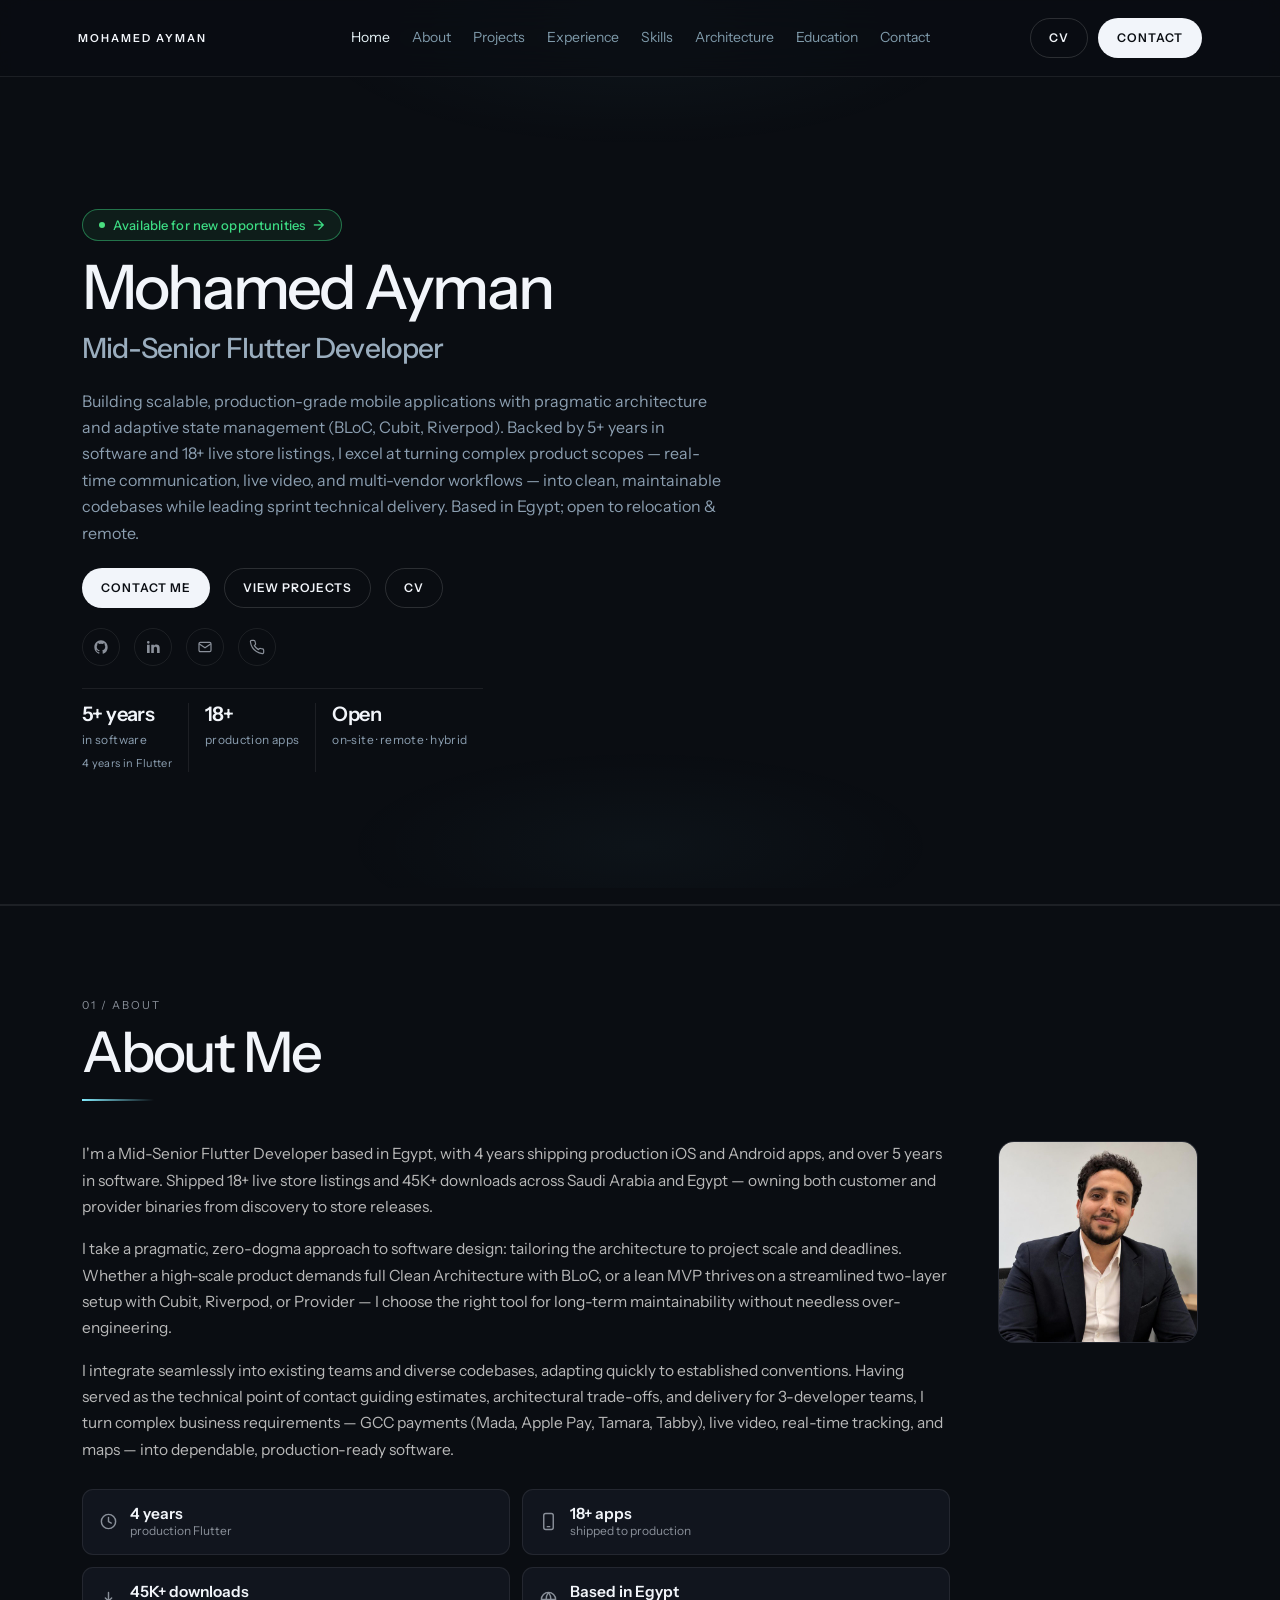
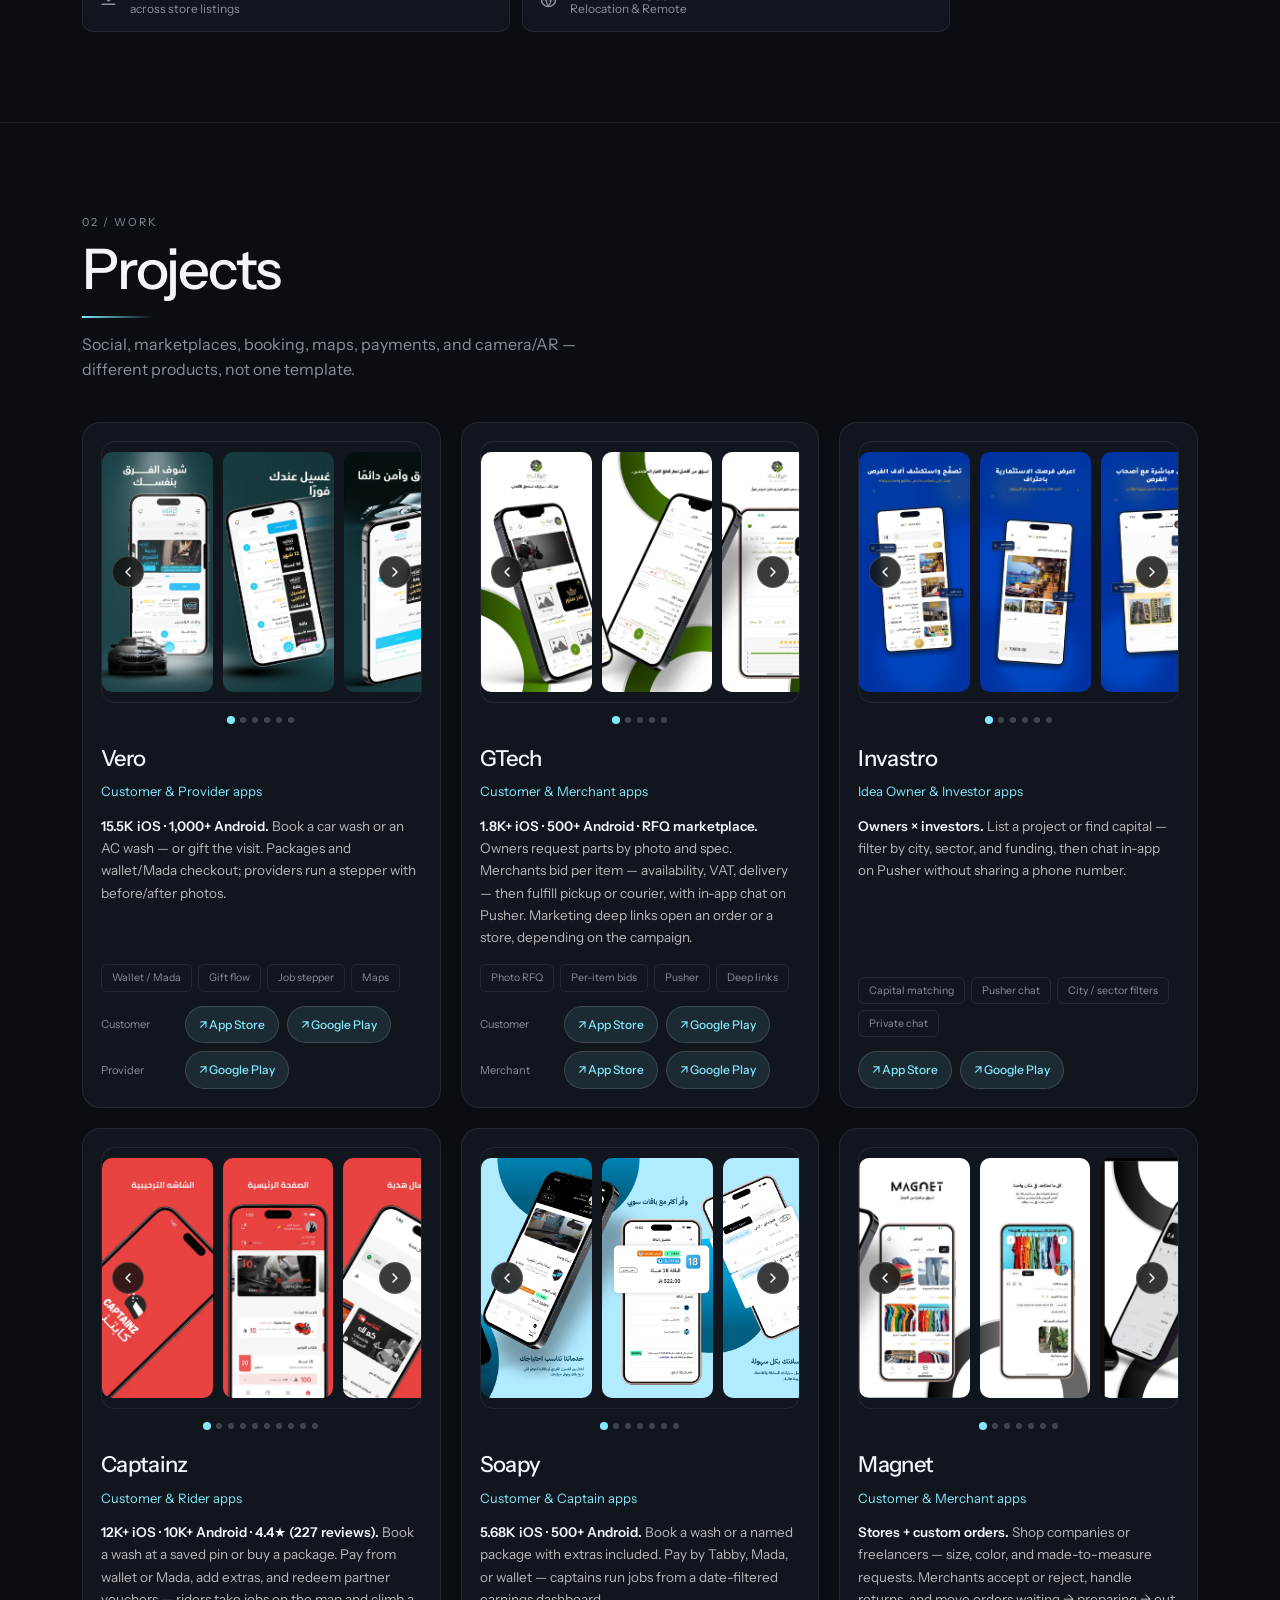
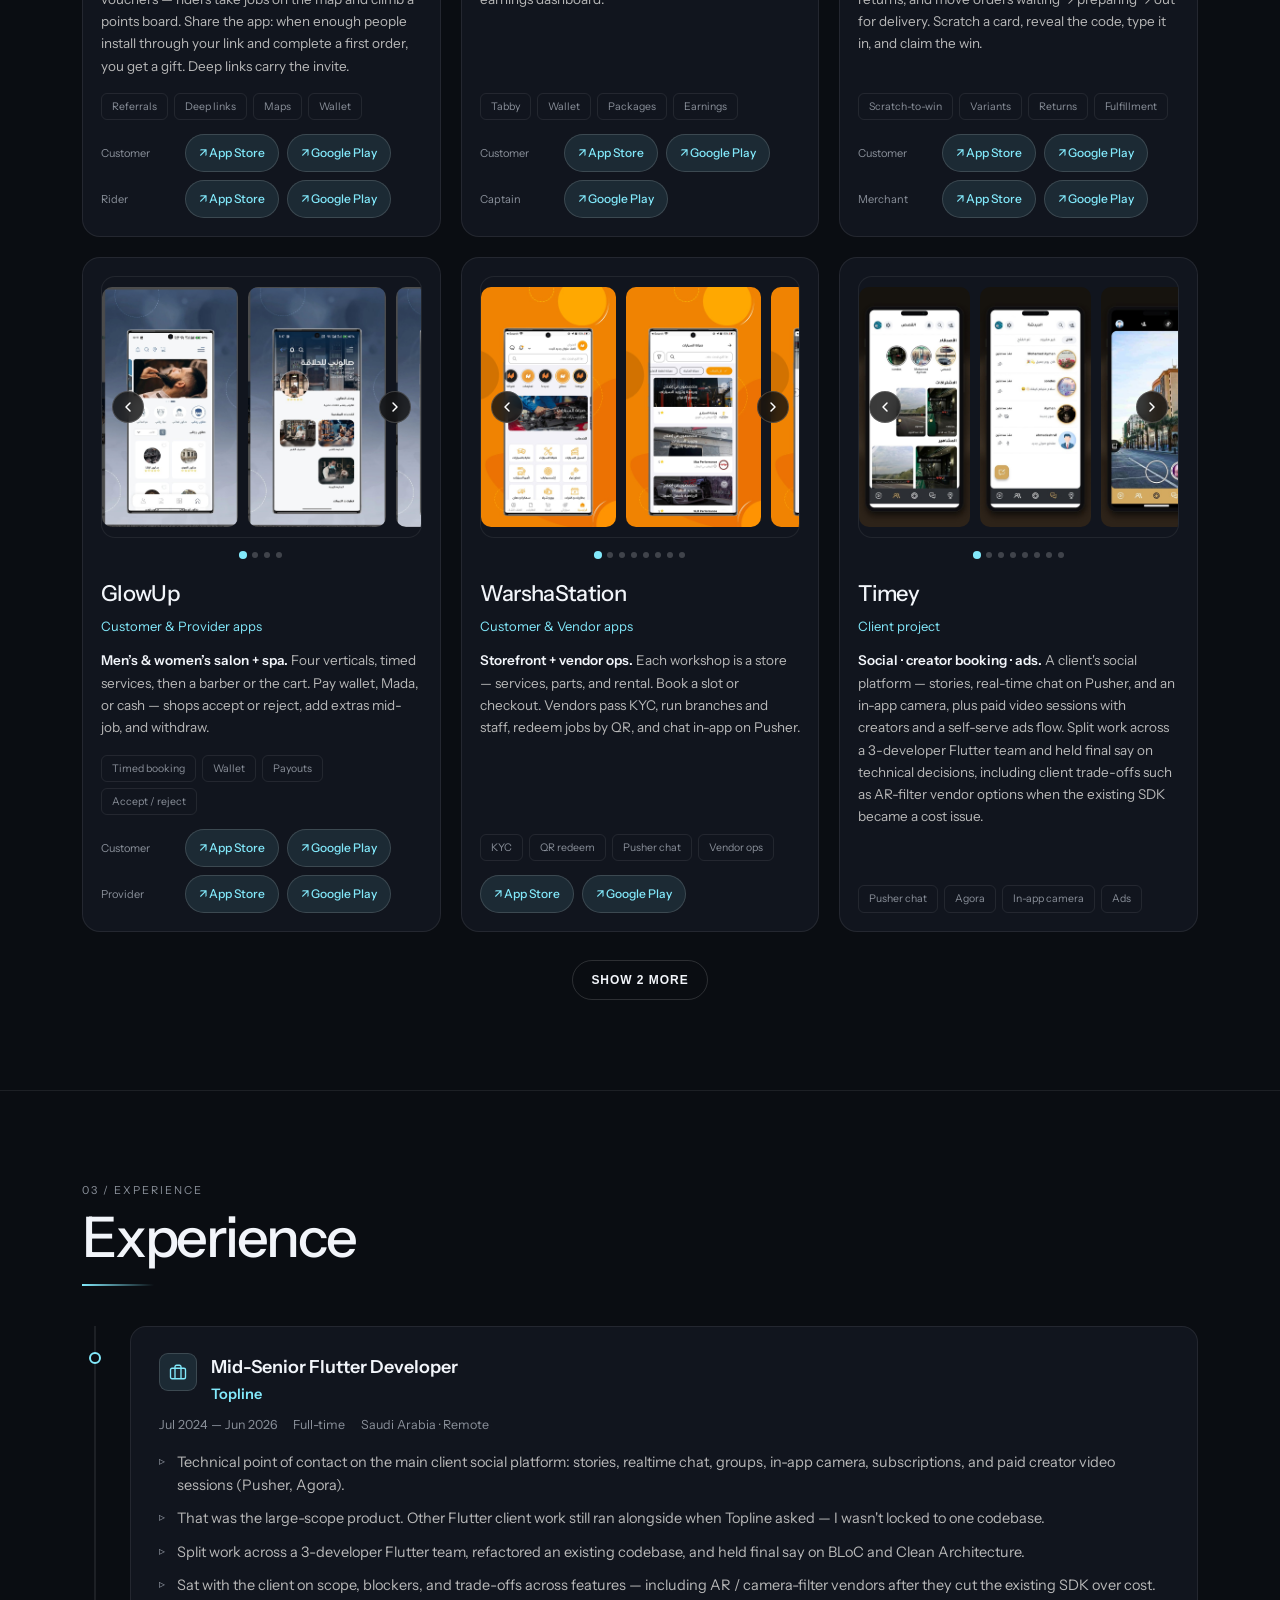
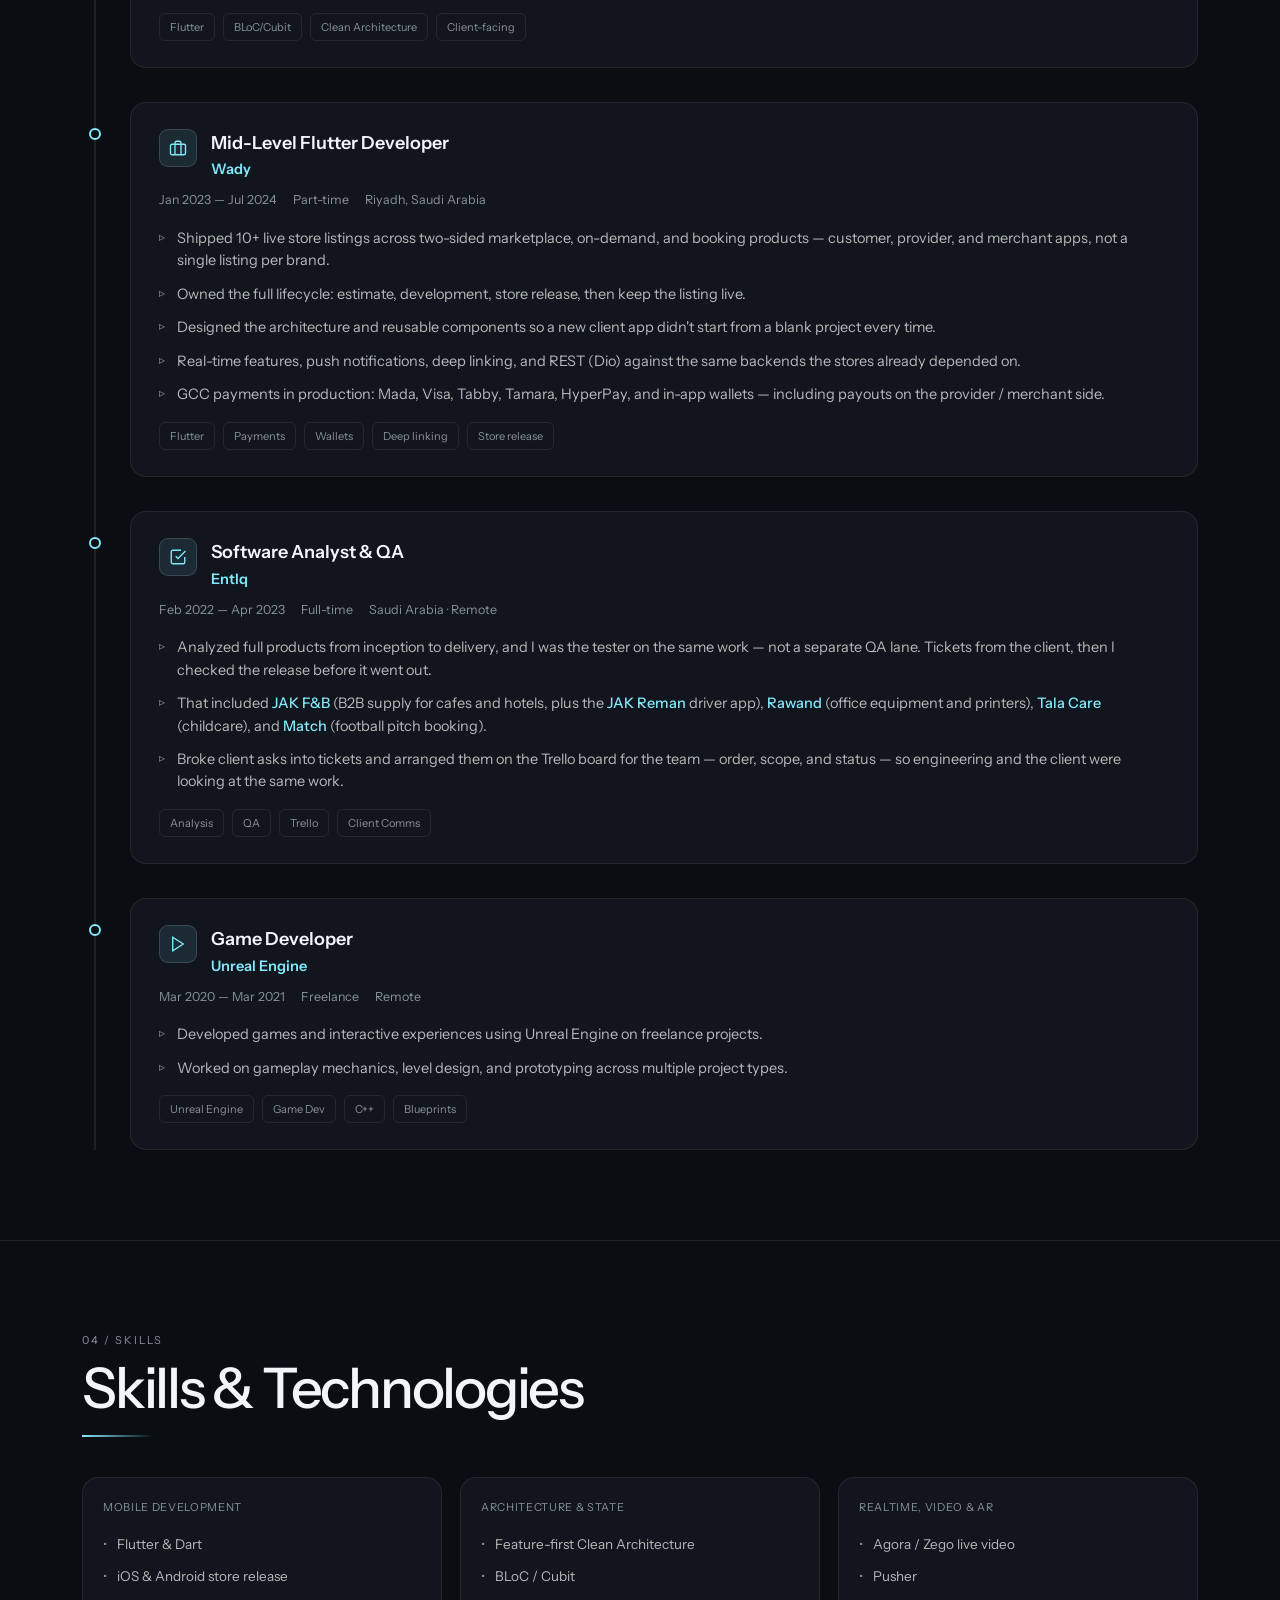
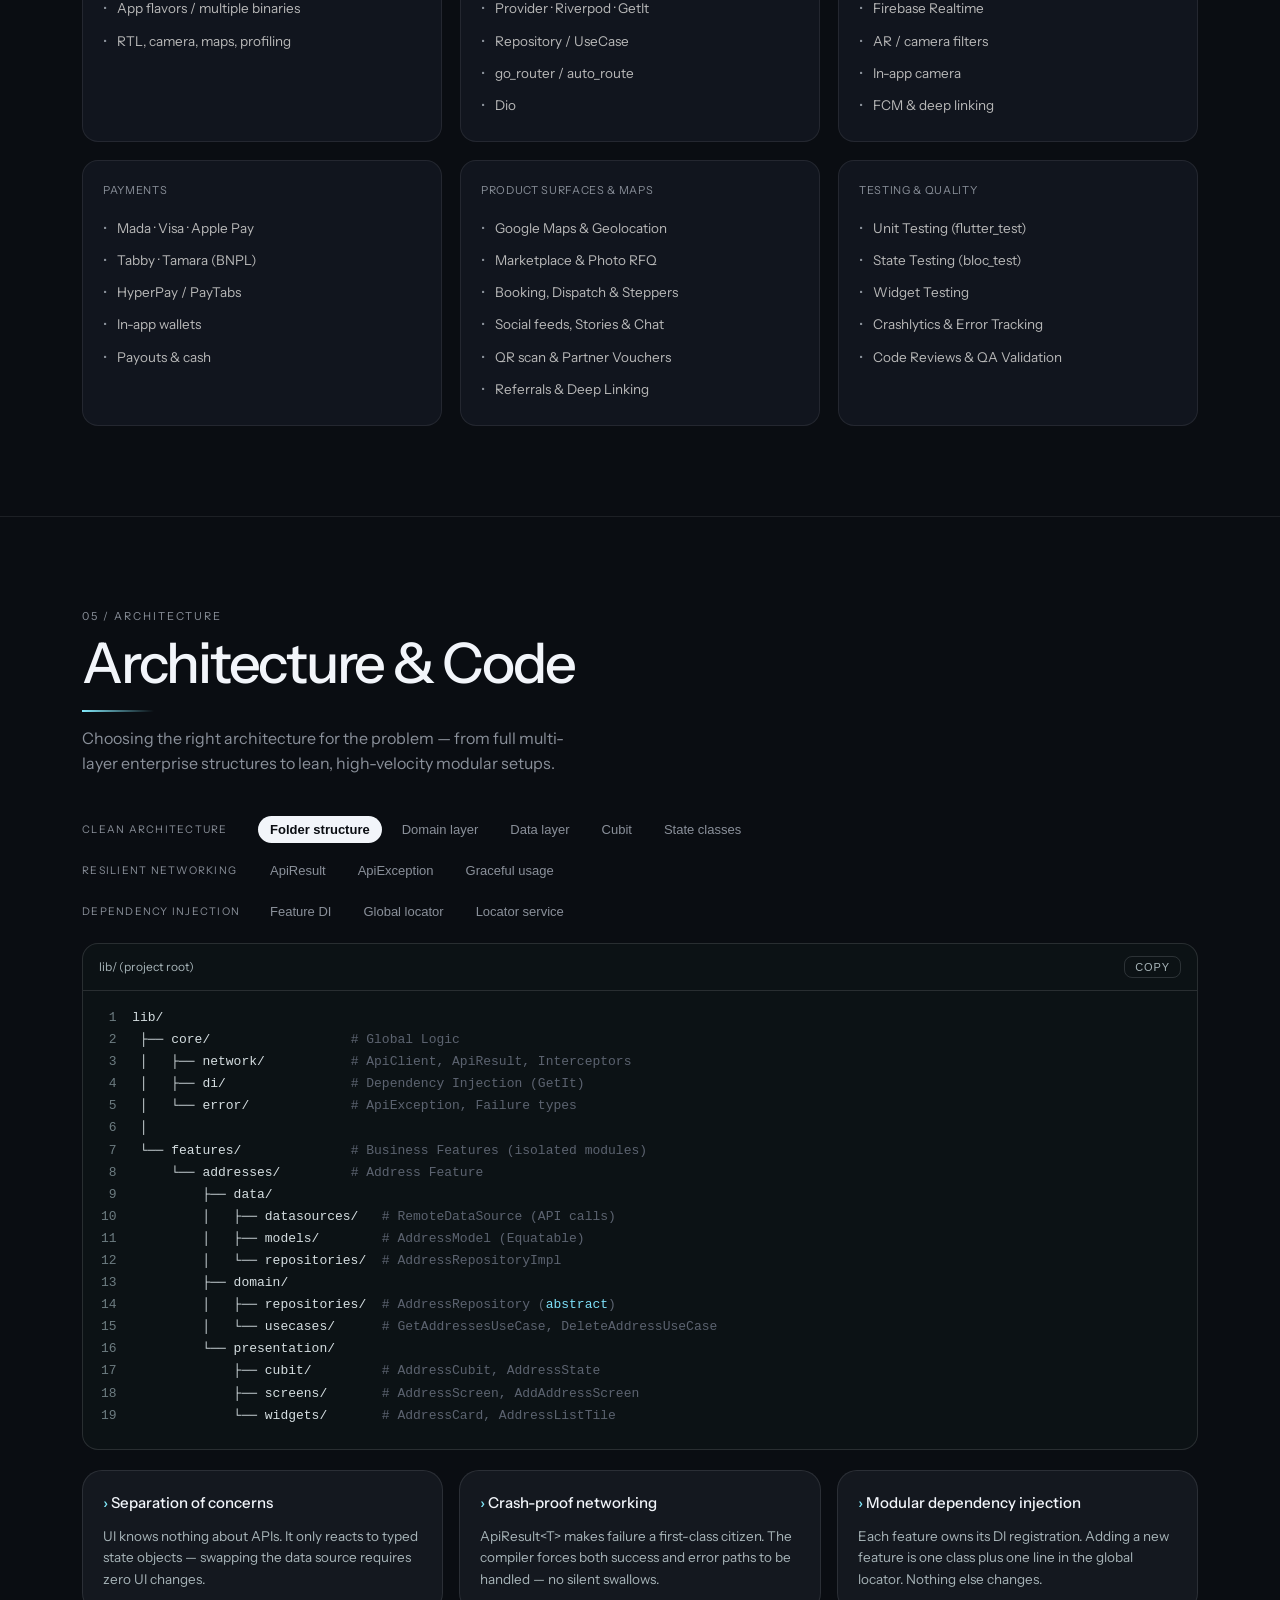
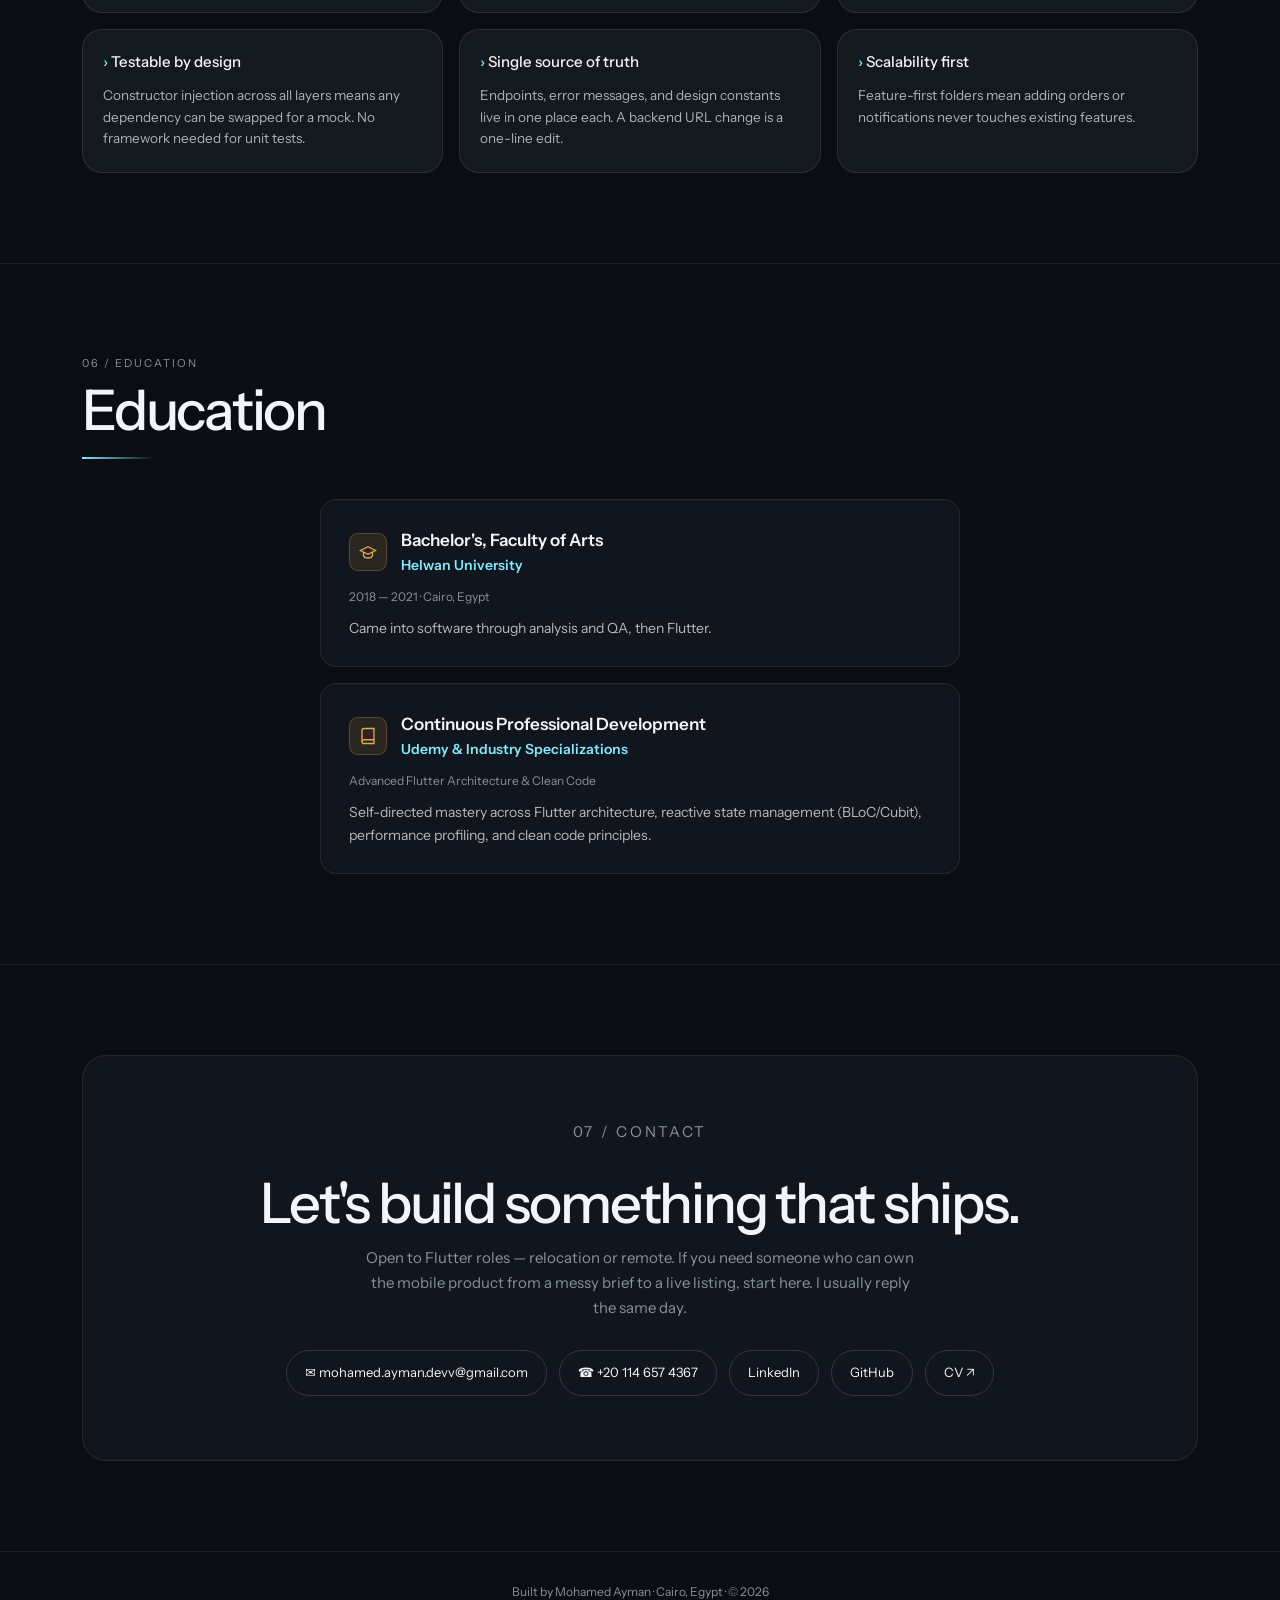
<file: index.html>
<!DOCTYPE html>
<html lang="en">
<head>
<meta charset="UTF-8">
<meta name="viewport" content="width=device-width, initial-scale=1.0">
<title>Mohamed Ayman — Mid-Senior Flutter Developer</title>

<!-- SEO -->
<meta name="description" content="Mohamed Ayman — Mid-Senior Flutter Developer in Egypt. 4 years Flutter, over 5 years in software, 18+ production apps for the Saudi market and also Egypt — social, marketplaces, booking, maps, payments, and camera/AR. Clean Architecture and BLoC, from estimate to store release.">
<meta name="author" content="Mohamed Ayman">
<meta name="robots" content="index, follow">
<meta name="theme-color" content="#0A0D12">
<link rel="canonical" href="https://mohamed-ayman-dev.github.io/">

<!-- Open Graph / social sharing -->
<meta property="og:type" content="website">
<meta property="og:locale" content="en_US">
<meta property="og:site_name" content="Mohamed Ayman">
<meta property="og:title" content="Mohamed Ayman — Mid-Senior Flutter Developer">
<meta property="og:description" content="Mid-Senior Flutter Developer in Egypt. 4 years Flutter, over 5 years in software, 18+ production apps — primarily Saudi market, also Egypt. Social, marketplaces, booking, maps, payments, camera/AR. Open to relocation &amp; remote.">
<meta property="og:url" content="https://mohamed-ayman-dev.github.io/">
<meta property="og:image" content="https://mohamed-ayman-dev.github.io/assets/og-cover-v3.png">
<meta property="og:image:width" content="1200">
<meta property="og:image:height" content="630">
<meta property="og:image:alt" content="Mohamed Ayman — Mid-Senior Flutter Developer">
<meta name="twitter:card" content="summary_large_image">
<meta name="twitter:title" content="Mohamed Ayman — Mid-Senior Flutter Developer">
<meta name="twitter:description" content="Mid-Senior Flutter Developer in Egypt. 4 years Flutter, over 5 years in software, 18+ production apps — primarily Saudi market, also Egypt. Social, marketplaces, booking, payments, camera/AR.">
<meta name="twitter:image" content="https://mohamed-ayman-dev.github.io/assets/og-cover-v3.png">
<meta name="twitter:image:alt" content="Mohamed Ayman — Mid-Senior Flutter Developer">

<!-- Favicon -->
<link rel="icon" href="data:image/svg+xml,%3Csvg xmlns='http://www.w3.org/2000/svg' viewBox='0 0 100 100'%3E%3Crect width='100' height='100' rx='20' fill='%230A0D12'/%3E%3Ctext x='50' y='68' font-size='52' text-anchor='middle' fill='%23F2F5FA' font-family='sans-serif' font-weight='bold'%3EM%3C/text%3E%3C/svg%3E">
<link rel="apple-touch-icon" href="https://mohamed-ayman-dev.github.io/assets/apple-touch-icon.png">

<!-- Structured data -->
<script type="application/ld+json">
{
  "@context": "https://schema.org",
  "@graph": [
    {
      "@type": "WebSite",
      "@id": "https://mohamed-ayman-dev.github.io/#website",
      "url": "https://mohamed-ayman-dev.github.io/",
      "name": "Mohamed Ayman",
      "inLanguage": "en",
      "publisher": { "@id": "https://mohamed-ayman-dev.github.io/#person" }
    },
    {
      "@type": "Person",
      "@id": "https://mohamed-ayman-dev.github.io/#person",
      "name": "Mohamed Ayman",
      "jobTitle": "Mid-Senior Flutter Developer",
      "email": "mohamed.ayman.devv@gmail.com",
      "telephone": "+201146574367",
      "url": "https://mohamed-ayman-dev.github.io/",
      "image": "https://mohamed-ayman-dev.github.io/assets/og-cover-v3.png",
      "address": { "@type": "PostalAddress", "addressLocality": "Cairo", "addressCountry": "EG" },
      "alumniOf": { "@type": "CollegeOrUniversity", "name": "Helwan University" },
      "worksFor": { "@type": "Organization", "name": "Topline", "url": "https://topline.com.sa/" },
      "sameAs": [
        "https://github.com/Mohamed-Ayman-Dev",
        "https://www.linkedin.com/in/mohamed-ayman-devv"
      ],
      "description": "Mid-Senior Flutter Developer based in Egypt. 4 years Flutter, over 5 years in software, 18+ production apps primarily for the Saudi market, and also the Egyptian market — from estimate to store release.",
      "knowsAbout": ["Flutter", "Dart", "Clean Architecture", "BLoC", "Cubit", "Provider", "Riverpod", "Dio", "go_router", "Crashlytics", "Payments", "Agora", "Google Maps", "Apple Pay"]
    }
  ]
}
</script>

<link rel="preconnect" href="https://fonts.googleapis.com">
<link rel="preconnect" href="https://fonts.gstatic.com" crossorigin>
<link href="https://fonts.googleapis.com/css2?family=Instrument+Sans:ital,wght@0,400;0,500;0,600;1,400&display=swap" rel="stylesheet">
<style>
  :root{
    --bg:#0A0D12;
    --bg2:#0A0D12;
    --panel:#11151E;
    --panel-hover:#171B27;
    --border:rgba(255,255,255,0.08);
    --border-strong:rgba(255,255,255,0.14);
    --accent:#82E9FB;
    --accent-dim:rgba(130,233,251,0.10);
    --gold:#E8A54B;
    --pink:#E0678F;
    --text:#F2F5FA;
    --muted:#8A909A;
    --radius:16px;
  }
  *{box-sizing:border-box;}
  html{scroll-behavior:smooth; background:var(--bg);}
  body{
    margin:0;
    background:var(--bg);
    color:var(--text);
    font-family:"Instrument Sans",system-ui,sans-serif;
    line-height:1.65;
  }
  .display{font-family:"Instrument Sans",system-ui,sans-serif;}
  .mono{font-family:"Instrument Sans",system-ui,sans-serif;}
  a{color:inherit; text-decoration:none;}
  ::selection{background:var(--accent); color:#111;}
  .wrap{max-width:1180px; margin:0 auto; padding:0 32px; position:relative; z-index:1;}
  main, footer{position:relative; z-index:1;}
  main#top{max-width:none; padding:0; width:100%;}

  main > section:nth-of-type(odd){ background:var(--bg); }
  main > section:nth-of-type(even){ background:var(--bg2); }
  .hero{
    position:relative;
    overflow:hidden;
    border-bottom:1px solid var(--border);
  }

  /* NAV */
  header.nav{
    position:sticky; top:0; z-index:60;
    background:rgba(10,13,18,0.72);
    -webkit-backdrop-filter:blur(16px) saturate(1.2);
    backdrop-filter:blur(16px) saturate(1.2);
    border-bottom:1px solid rgba(255,255,255,0.08);
  }
  .nav-inner{
    position:relative; z-index:1;
    max-width:1180px; margin:0 auto; padding:18px 28px;
    display:grid; grid-template-columns:1fr auto 1fr; align-items:center; gap:16px;
  }
  .logo{
    justify-self:start;
    font-size:11px; font-weight:600; color:var(--text);
    letter-spacing:0.18em; text-transform:uppercase; flex-shrink:0;
  }
  .logo .accent{color:inherit;}
  .nav-links{
    display:flex; gap:22px; list-style:none; margin:0; padding:0; font-size:14px;
    justify-self:center; justify-content:center;
  }
  .nav-links a{
    color:#7F9AAA;
    transition:color .25s ease;
  }
  .nav-links a:hover{color:#E7F4F8;}
  .nav-links a.active{color:#E7F4F8;}
  .mobile-menu a.active{color:#fff; background:var(--accent-dim);}
  .nav-actions{display:flex; align-items:center; gap:10px; flex-shrink:0; justify-self:end;}
  .nav-hire,.nav-cv{min-height:36px; padding:0 16px; font-size:12px;}
  .nav-toggle{
    display:none; background:none; border:1px solid var(--border); border-radius:10px; padding:8px 10px;
    color:var(--text); cursor:pointer; line-height:0;
  }
  .nav-toggle svg{width:20px; height:20px;}
  .mobile-menu{
    display:none; flex-direction:column; gap:2px; list-style:none; margin:0; padding:10px 24px 18px;
    position:relative; z-index:1;
    background:rgba(10,13,18,0.92); border-bottom:none;
  }
  .mobile-menu a{display:block; padding:11px 8px; font-size:15px; color:var(--muted); border-radius:8px;}
  .mobile-menu a:hover{color:var(--text); background:var(--accent-dim);}
  .mobile-menu.open{display:flex;}

  /* HERO */
  .hero{
    min-height:calc(100vh - 72px);
    min-height:calc(100svh - 72px);
    display:flex; align-items:center;
    padding:56px 0;
  }
  body::before,
  body::after{
    content:""; position:fixed; left:50%; transform:translateX(-50%);
    z-index:40; pointer-events:none;
  }
  body::before{
    top:-20px; width:58%; height:180px;
    background:radial-gradient(ellipse at 50% 30%, rgba(130,233,251,0.038), transparent 64%);
  }
  body::after{
    bottom:12px; width:52%; height:150px;
    background:radial-gradient(ellipse at 50% 72%, rgba(130,233,251,0.03), transparent 64%);
  }
  .hero .wrap{z-index:1; width:100%;}
  .hero-top{
    display:flex; flex-direction:column; align-items:flex-start; gap:22px;
    max-width:720px;
  }
  .hero-copy{width:100%; min-width:0;}
  .pill{
    display:inline-flex; align-items:center; gap:8px; font-size:11px; letter-spacing:0.14em;
    font-weight:600; letter-spacing:0.12em; text-transform:uppercase;
    color:var(--muted); background:transparent; border:1px solid var(--border-strong);
    padding:7px 16px; border-radius:999px; margin-bottom:16px;
  }
  .pill-dot{width:6px; height:6px; border-radius:50%; background:#4ADE80; animation:pulse 2.8s ease-in-out infinite;}
  @keyframes pulse{0%,100%{opacity:1;} 50%{opacity:.45;}}
  .hero h1{
    font-size:clamp(40px,4.8vw,64px); font-weight:500; color:var(--text); margin:0 0 8px; line-height:0.98;
    letter-spacing:-0.045em;
  }
  .hero h1 .accent{color:inherit;}
  .hero .pill{
    color:#3DDC84; border-color:rgba(61,220,132,0.45); background:rgba(61,220,132,0.08);
    font-size:13px; font-weight:500; letter-spacing:0.01em; text-transform:none;
    font-family:inherit; cursor:pointer;
  }
  .pill-arrow{font-size:14px; line-height:1;}
  .avail{position:relative; display:inline-block; margin-bottom:16px;}
  .avail .pill{margin-bottom:0;}
  .avail-pop{
    position:absolute; top:calc(100% + 12px); left:0; z-index:20;
    width:min(340px, calc(100vw - 48px));
    background:#10161E; border:1px solid rgba(255,255,255,0.08); border-radius:16px;
    padding:18px 18px 16px; text-align:left;
    box-shadow:0 18px 50px rgba(0,0,0,0.45);
  }
  .avail-pop[hidden]{display:none;}
  .avail-pop:not([hidden]){animation:avail-in .22s cubic-bezier(.2,.7,.2,1) both;}
  .avail-pop.is-out{animation:avail-out .16s ease-in both;}
  @keyframes avail-in{
    from{opacity:0; translate:0 -8px; scale:.98;}
    to{opacity:1; translate:0 0; scale:1;}
  }
  @keyframes avail-out{
    from{opacity:1; translate:0 0; scale:1;}
    to{opacity:0; translate:0 -6px; scale:.98;}
  }
  .avail-x{
    position:absolute; top:10px; right:10px; width:28px; height:28px;
    border:none; background:transparent; color:#8A909A; cursor:pointer; font-size:18px; line-height:1;
  }
  .avail-x:hover{color:#F2F5FA;}
  .avail-kicker{
    display:flex; align-items:center; gap:8px; margin:0 0 12px;
    font-size:11px; font-weight:600; letter-spacing:0.14em; text-transform:uppercase; color:#3DDC84;
  }
  .avail-title{margin:0 0 8px; color:#F2F5FA; font-size:16px; font-weight:600; line-height:1.35; letter-spacing:-0.02em;}
  .avail-copy{margin:0 0 16px; color:#8B9EB0; font-size:13.5px; line-height:1.55;}
  .avail-wa{
    display:flex; align-items:center; justify-content:center; gap:8px;
    width:100%; min-height:44px; border-radius:999px; background:#00C853; color:#fff;
    font-size:14px; font-weight:600; letter-spacing:0;
  }
  .avail-wa:hover{background:#00B84A;}
  .avail-wa svg{width:18px; height:18px; fill:currentColor;}
  .avail-mail{
    display:flex; align-items:center; justify-content:center; gap:8px;
    width:100%; min-height:40px; margin-top:10px; border-radius:999px;
    border:1px solid rgba(255,255,255,0.12); color:#C5CED6; font-size:13px;
  }
  .avail-mail:hover{border-color:rgba(255,255,255,0.28); color:#F2F5FA;}
  .avail-mail svg{width:15px; height:15px;}
  .hero h2{
    font-size:clamp(20px,2.4vw,28px); font-weight:500; color:#9AADBE; margin:0 0 16px; letter-spacing:-0.03em;
  }
  .hero p{max-width:640px; margin:0 0 22px; color:#8B9EB0; font-size:16px; line-height:1.65;}
  .cta-row{display:flex; gap:14px; justify-content:flex-start; flex-wrap:wrap; margin-bottom:20px;}
  .btn{
    display:inline-flex; align-items:center; justify-content:center; gap:8px; min-height:40px; padding:0 18px; border-radius:999px;
    font-size:12px; font-weight:600; letter-spacing:0.08em; text-transform:uppercase;
    cursor:pointer; border:1px solid transparent; transition:background .15s, border-color .15s, color .15s;
  }
  .btn:active{transform:scale(0.98);}
  .btn-primary{background:var(--text); color:var(--bg);}
  .btn-primary:hover{background:#fff;}
  .btn-ghost{background:transparent; border-color:var(--border-strong); color:var(--text);}
  .btn-ghost:hover{background:rgba(255,255,255,0.05);}
  .btn-text{color:var(--muted); font-size:14.5px; display:inline-flex; align-items:center; gap:6px; padding:13px 6px;}
  .btn-text:hover{color:var(--accent);}
  .social-row{display:flex; gap:14px; justify-content:flex-start; margin-bottom:0;}
  .hero-stats{
    display:flex; width:auto; max-width:100%; margin:0; padding-top:14px;
    border-top:1px solid var(--border);
    position:relative; z-index:1;
  }
  .hero-stat{flex:none; padding:0 16px 0 0; text-align:left;}
  .hero-stat + .hero-stat{padding-left:16px; border-left:1px solid var(--border);}
  .hero-stat b{
    display:block; font-family:"Instrument Sans",system-ui,sans-serif;
    font-size:clamp(16px,1.6vw,20px); font-weight:600; color:var(--text);
    letter-spacing:-0.03em; line-height:1.15; margin-bottom:4px;
    white-space:nowrap;
  }
  .hero-stat span{display:block; font-size:12px; color:#8B9EB0; letter-spacing:0.03em;}
  .hero-stat .fine{margin-top:4px; font-size:11px;}
  .social-icon{
    width:38px; height:38px; border-radius:50%; border:1px solid var(--border);
    display:flex; align-items:center; justify-content:center; color:var(--muted); transition:all .15s;
    cursor:pointer;
  }
  .social-icon:hover{border-color:var(--accent); color:var(--accent); transform:translateY(-2px);}
  .social-icon svg{width:16px; height:16px; pointer-events:none;}

  /* SECTION SHARED */
  section{padding:90px 0;}
  section{border-top:1px solid var(--border);}
  .hero{border-top:none;}
  .section-title{text-align:left; margin-bottom:40px;}
  .section-kicker{
    margin:0 0 10px; font-size:11px; font-weight:400; letter-spacing:0.18em;
    text-transform:uppercase; color:var(--muted);
  }
  .section-title h2{
    font-size:clamp(36px,4.5vw,56px); color:var(--text); font-weight:500;
    letter-spacing:-0.04em; line-height:1.02; margin:0;
  }
  .section-lead{color:var(--muted); font-size:16px; max-width:46ch; margin:14px 0 0; line-height:1.55;}
  .section-rule{
    width:72px; height:2px; margin:18px 0 0;
    background:linear-gradient(90deg,var(--accent),transparent);
    transform:scaleX(0); transform-origin:left center;
    transition:transform .6s cubic-bezier(.22,1,.36,1);
  }
  .section-title.reveal.in .section-rule{transform:scaleX(1);}
  .reveal{
    opacity:0; transform:translateY(20px);
    transition:opacity .55s cubic-bezier(.22,1,.36,1), transform .55s cubic-bezier(.22,1,.36,1);
  }
  .reveal.reveal-lg{transform:translateY(30px); transition-duration:.6s,.6s;}
  .reveal.from-left{transform:translateX(-20px); transition-duration:.6s,.6s; transition-delay:.2s;}
  .reveal.from-right{transform:translateX(20px); transition-duration:.6s,.6s; transition-delay:.3s;}
  .reveal.in{opacity:1; transform:none;}
  .hero .pill,
  .hero h1,
  .hero h2,
  .hero .hero-copy > p,
  .hero .cta-row,
  .hero .social-row,
  .hero-stats{
    animation:rise .55s cubic-bezier(.22,1,.36,1) both;
  }
  .hero .pill{animation-delay:.1s;}
  .hero h1{animation-delay:.2s;}
  .hero h2{animation-delay:.32s;}
  .hero .hero-copy > p{animation-delay:.42s;}
  .hero .cta-row{animation-delay:.5s;}
  .hero .social-row{animation-delay:.58s;}
  .hero-stats{animation-delay:.66s;}
  @keyframes rise{from{opacity:0; transform:translateY(20px);} to{opacity:1; transform:none;}}
  @keyframes slideIn{from{opacity:0; transform:translateX(-18px);} to{opacity:1; transform:none;}}
  @media (prefers-reduced-motion: reduce){
    .reveal,
    .hero .pill, .hero h1, .hero h2, .hero .hero-copy > p,
    .hero .cta-row, .hero .social-row, .hero-stats{
      animation:none; opacity:1; transform:none; transition:none;
    }
    .pill-dot{animation:none;}
    .section-rule{transition:none; transform:none;}
  }

  /* ABOUT */
  .about-grid{display:grid; grid-template-columns:1fr 200px; gap:48px; align-items:start;}
  .about-body p{color:#B8B8B8; font-size:15.5px; margin:0 0 16px; line-height:1.7;}
  .about-chips{display:grid; grid-template-columns:1fr 1fr; gap:12px; margin-top:26px;}
  .about-chip{
    display:flex; align-items:center; gap:12px; background:var(--panel); border:1px solid var(--border);
    border-radius:11px; padding:14px 16px; color:var(--text); transition:border-color .15s;
  }
  .about-chip:hover{border-color:var(--border-strong);}
  .about-chip svg{width:19px; height:19px; color:var(--muted); flex-shrink:0;}
  .about-chip strong{
    display:block; font-family:"Instrument Sans",system-ui,sans-serif; font-size:15.5px;
    font-weight:600; color:var(--text); line-height:1.25;
  }
  .about-chip span{display:block; font-size:12px; color:var(--muted); line-height:1.35;}
  .about-portrait{
    width:200px; border-radius:16px; overflow:hidden;
    border:1px solid var(--border); background:var(--panel); align-self:start;
  }
  .about-portrait img{
    display:block; width:200px; height:200px; object-fit:cover; object-position:center 18%;
  }
  /* EXPERIENCE - timeline */
  .timeline{position:relative; margin-left:12px; border-left:2px solid var(--border); padding-left:0;}
  .tl-item{position:relative; padding:0 0 34px 34px;}
  .tl-item:last-child{padding-bottom:0;}
  .tl-dot{position:absolute; left:-7px; top:26px; width:12px; height:12px; border-radius:50%; background:var(--bg); border:2.5px solid var(--accent);}
  .tl-item.current .tl-dot{background:var(--accent);}
  .tl-card{background:var(--panel); border:1px solid var(--border); border-radius:var(--radius); padding:26px 28px; transition:border-color .2s;}
  .tl-card:hover{border-color:rgba(130,233,251,0.45);}
  .tl-top{display:flex; align-items:flex-start; gap:14px; margin-bottom:6px;}
  .tl-icon{
    width:38px; height:38px; border-radius:9px; background:var(--accent-dim); border:1px solid var(--border-strong);
    display:flex; align-items:center; justify-content:center; flex-shrink:0; color:var(--accent);
  }
  .tl-icon svg{width:18px; height:18px;}
  .tl-role{font-family:"Instrument Sans",system-ui,sans-serif; font-size:18px; font-weight:600; color:var(--text);}
  .tl-company{color:var(--accent); font-weight:600; font-size:14.5px;}
  .tl-company a{color:inherit;}
  .tl-company a:hover{text-decoration:underline; text-underline-offset:3px;}
  .tl-badge{
    font-family:"Instrument Sans",system-ui,sans-serif; font-size:10.5px; color:var(--gold); background:rgba(217,164,65,0.12);
    border:1px solid rgba(217,164,65,0.3); padding:3px 9px; border-radius:999px; margin-left:8px;
  }
  .tl-meta{display:flex; gap:16px; font-size:12.5px; color:var(--muted); margin:8px 0 16px; font-family:"Instrument Sans",system-ui,sans-serif; flex-wrap:wrap;}
  .tl-meta span{display:inline-flex; align-items:center; gap:5px;}
  .tl-list{list-style:none; margin:0 0 16px; padding:0;}
  .tl-list li{position:relative; padding-left:18px; font-size:14.5px; color:#B8B8B8; margin-bottom:11px; line-height:1.55;}
  .tl-list li::before{content:"▹"; position:absolute; left:0; color:var(--muted); font-size:12px; top:1px;}
  .tl-list a{color:var(--accent); font-weight:500;}
  .tl-list a:hover{text-decoration:underline; text-underline-offset:3px;}
  .tag-row{display:flex; flex-wrap:wrap; gap:8px;}
  .tag{font-family:"Instrument Sans",system-ui,sans-serif; font-size:11px; color:var(--muted); border:1px solid var(--border); padding:4px 10px; border-radius:6px;}

  /* SKILLS */
  .skills-grid{display:grid; grid-template-columns:repeat(3,1fr); gap:18px;}
  .skill-card{background:var(--panel); border:1px solid var(--border); border-radius:var(--radius); padding:20px; transition:border-color .18s;}
  .skill-card.reveal,.tl-item.reveal{
    transition:opacity .55s cubic-bezier(.22,1,.36,1), transform .55s cubic-bezier(.22,1,.36,1), border-color .18s;
  }
  .skill-card:hover{border-color:rgba(130,233,251,0.55); transform:translateY(-3px);}
  .skill-head{font-family:"Instrument Sans",system-ui,sans-serif; font-size:11px; color:var(--muted); text-transform:uppercase; letter-spacing:0.06em; margin-bottom:12px;}
  .skill-card ul{list-style:none; margin:0; padding:0;}
  .skill-card li{font-size:13.5px; color:#B8B8B8; padding:5px 0; position:relative; padding-left:14px;}
  .skill-card li::before{content:"•"; position:absolute; left:0; color:var(--muted);}

  /* ARCHITECTURE */
  .arch-groups{display:flex; flex-direction:column; gap:14px; margin-bottom:18px;}
  .arch-group{display:flex; flex-wrap:wrap; align-items:center; gap:8px;}
  .arch-cat{
    font-family:"Instrument Sans",system-ui,sans-serif; font-size:10.5px; letter-spacing:0.12em;
    text-transform:uppercase; color:var(--muted); min-width:168px;
  }
  .arch-chip{
    background:transparent; border:none; color:var(--muted); cursor:pointer;
    font-size:13px; padding:6px 12px; border-radius:999px;
  }
  .arch-chip.on{background:var(--text); color:var(--bg); font-weight:600;}
  .arch-code{
    background:#0C1215; border:1px solid rgba(242,245,250,0.12); border-radius:16px;
    margin-bottom:20px; overflow:hidden; transition:border-color .15s;
  }
  .arch-code:hover{border-color:rgba(130,233,251,0.4);}
  .arch-bar{
    display:flex; justify-content:space-between; align-items:center; gap:12px;
    padding:12px 16px; border-bottom:1px solid rgba(242,245,250,0.12);
    font-family:"Instrument Sans",system-ui,sans-serif; font-size:12px; color:#A7B4B8;
  }
  .arch-copy{
    background:transparent; border:1px solid rgba(242,245,250,0.14); color:#A7B4B8;
    border-radius:8px; padding:4px 10px; cursor:pointer; font-size:11px;
    letter-spacing:0.08em; text-transform:uppercase;
  }
  .arch-copy:hover{color:#fff;}
  .arch-pre{
    margin:0; padding:16px 18px 22px; overflow-x:auto;
    font-family:ui-monospace,SFMono-Regular,Menlo,Consolas,monospace;
    font-size:13px; line-height:1.7; color:#D5DEE1;
  }
  .arch-line{display:block; white-space:pre;}
  .arch-no{display:inline-block; width:2.4em; color:#6D7C81; user-select:none;}
  .arch-note{color:#5c6370;}
  .arch-kw{color:#7ddff8;}
  .arch-principles{display:grid; grid-template-columns:repeat(3,1fr); gap:16px;}
  .arch-card{
    background:#14181F; border:1px solid rgba(242,245,250,0.10); border-radius:20px;
    padding:20px 20px 22px; transition:border-color .15s;
  }
  .arch-card.reveal{
    transition:opacity .55s cubic-bezier(.22,1,.36,1), transform .55s cubic-bezier(.22,1,.36,1), border-color .15s;
  }
  .arch-card:hover{border-color:rgba(130,233,251,0.4);}
  .arch-card h3{
    margin:0 0 10px; font-size:15px; font-weight:500; color:var(--text);
    font-family:"Instrument Sans",system-ui,sans-serif;
  }
  .arch-card h3::before{content:"› "; color:var(--accent);}
  .arch-card p{margin:0; font-size:13.5px; color:#A7B4B8; line-height:1.6;}

  /* PROJECTS */
  .proj-grid{display:grid; grid-template-columns:repeat(3,1fr); gap:20px;}
  .proj-card{
    background:var(--panel); border:1px solid var(--border); border-radius:18px; padding:18px;
    transition:border-color .18s, opacity .6s cubic-bezier(.22,1,.36,1), transform .6s cubic-bezier(.22,1,.36,1);
    display:flex; flex-direction:column;
    min-width:0; /* let the card shrink so the strip scrolls instead of widening the grid */
  }
  .proj-card:hover{border-color:rgba(130,233,251,0.45); transform:translateY(-4px);}
  .proj-card.is-extra{display:none;}
  .proj-grid.is-expanded .proj-card.is-extra{
    display:flex;
    animation:projReveal .45s ease both;
  }
  .proj-grid.is-expanded .proj-card.is-extra:nth-of-type(10){animation-delay:.05s;}
  .proj-grid.is-expanded .proj-card.is-extra:nth-of-type(11){animation-delay:.12s;}
  .proj-grid.is-expanded .proj-card.is-extra.is-revealed{animation:none;}
  @keyframes projReveal{
    from{opacity:0; transform:translateY(18px);}
    to{opacity:1; transform:none;}
  }
  .proj-more{display:flex; justify-content:center; margin-top:28px;}
  .proj-more[hidden]{display:none;}

  /* screenshot carousel */
  .strip-wrap{position:relative; min-width:0; border-radius:14px; overflow:hidden; background:var(--panel); border:1px solid rgba(255,255,255,0.07);}
  .shot-strip{
    display:flex; gap:10px; height:260px; padding:10px; overflow-x:auto; overscroll-behavior-x:contain;
    scroll-snap-type:x mandatory; scroll-behavior:smooth; scrollbar-width:none;
  }
  .shot-strip::-webkit-scrollbar{display:none;}
  .shot-strip img{
    height:100%; width:auto; flex:0 0 auto; border-radius:10px; object-fit:cover;
    scroll-snap-align:start; cursor:zoom-in; transition:opacity .15s;
  }
  .shot-strip img:hover{opacity:0.88;}
  .strip-nav{
    position:absolute; top:50%; transform:translateY(-50%); width:32px; height:32px; border-radius:50%;
    background:rgba(17,17,17,0.82); border:1px solid rgba(255,255,255,0.18); color:#fff; cursor:pointer;
    display:flex; align-items:center; justify-content:center; backdrop-filter:blur(6px);
    transition:background .15s, opacity .2s, color .15s;
  }
  .strip-nav svg{width:16px; height:16px;}
  .strip-nav:hover{background:var(--accent); color:#111; border-color:var(--accent);}
  .strip-nav[hidden]{display:none;}
  .strip-prev{left:10px;}
  .strip-next{right:10px;}
  .strip-dots{display:flex; gap:6px; justify-content:center; margin:14px 0 4px; min-height:8px;}
  .strip-dot{
    width:6px; height:6px; border-radius:50%; background:rgba(255,255,255,0.2);
    border:none; padding:0; cursor:pointer; transition:background .15s, transform .15s;
  }
  .strip-dot.on{background:var(--accent); transform:scale(1.35);}

  /* placeholder tiles share the strip's exact rhythm so every card matches */
  .shot-ph{
    height:100%; aspect-ratio:473/1024; flex:0 0 auto; border-radius:10px;
    background:linear-gradient(155deg, var(--pc1), var(--pc2));
    border:1px solid rgba(255,255,255,0.08);
    display:flex; align-items:center; justify-content:center;
  }
  .shot-ph svg{width:44px; height:44px;}
  .live-badge{
    position:absolute; top:16px; left:16px; z-index:2; font-family:"Instrument Sans",system-ui,sans-serif; font-size:9.5px;
    background:rgba(17,17,17,0.6); color:#fff; padding:3px 9px; border-radius:999px;
    display:flex; align-items:center; gap:5px; backdrop-filter:blur(4px); border:1px solid rgba(255,255,255,0.14);
  }
  .live-badge::before{content:""; width:5px; height:5px; border-radius:50%; background:#4ADE80;}

  /* LIGHTBOX */
  .lightbox{
    position:fixed; inset:0; z-index:100; background:rgba(10,10,10,0.95); backdrop-filter:blur(8px);
    display:none; align-items:center; justify-content:center; padding:24px;
  }
  .lightbox.open{display:flex;}
  .lb-stage{display:flex; flex-direction:column; align-items:center; gap:16px; max-height:100%;}
  .lb-img{
    max-height:76vh; max-width:min(400px,84vw); border-radius:18px; display:block;
    border:1px solid rgba(255,255,255,0.1);
  }
  .lb-caption{font-family:"Instrument Sans",system-ui,sans-serif; font-size:12px; color:var(--muted); text-align:center;}
  .lb-caption b{color:var(--accent); font-weight:600;}
  .lb-dots{display:flex; gap:7px;}
  .lb-dot{
    width:7px; height:7px; border-radius:50%; background:rgba(255,255,255,0.22);
    border:none; padding:0; cursor:pointer; transition:background .15s, transform .15s;
  }
  .lb-dot.on{background:var(--accent); transform:scale(1.3);}
  .lb-btn{
    position:absolute; width:44px; height:44px; border-radius:50%; cursor:pointer;
    background:rgba(26,26,26,0.95); border:1px solid var(--border-strong); color:var(--text);
    display:flex; align-items:center; justify-content:center; transition:background .15s, transform .15s;
  }
  .lb-btn:hover{background:var(--accent-dim); transform:scale(1.06);}
  .lb-btn svg{width:20px; height:20px;}
  .lb-prev{left:24px;}
  .lb-next{right:24px;}
  .lb-close{top:24px; right:24px;}
  @media (max-width:600px){
    .lb-prev{left:10px;} .lb-next{right:10px;}
    .lb-btn{width:38px; height:38px;}
    .lb-img{max-height:66vh;}
  }
  .proj-name{font-size:22px; font-weight:500; letter-spacing:-0.03em; margin:12px 0 4px;}
  .proj-roles{font-size:13px; color:var(--accent); margin-bottom:12px;}
  .proj-desc{font-size:13.5px; color:#B8B8B8; margin:0 0 16px;}
  .proj-desc b{color:var(--text); font-weight:600;}
  .proj-tags{display:flex; flex-wrap:wrap; gap:6px; margin-top:auto;}
  .proj-tags span{font-family:"Instrument Sans",system-ui,sans-serif; font-size:10.5px; color:var(--muted); border:1px solid var(--border); padding:4px 10px; border-radius:6px;}
  .proj-stores{display:flex; flex-direction:column; gap:8px; margin-top:14px;}
  .proj-store{display:flex; flex-wrap:wrap; align-items:center; gap:8px;}
  .proj-store-label{
    font-family:"Instrument Sans",system-ui,sans-serif; font-size:11px; color:var(--muted);
    min-width:76px;
  }
  .proj-links{display:flex; flex-wrap:wrap; gap:8px; margin-top:14px;}
  .proj-store .proj-links{margin-top:0;}
  .proj-links a{
    font-size:12px; font-weight:500; color:var(--accent); background:var(--accent-dim);
    border:1px solid var(--border-strong); padding:8px 13px; border-radius:999px;
    transition:background .15s, transform .15s;
  }
  .proj-links a:hover{background:rgba(255,255,255,0.22); transform:translateY(-1px);}

  /* EDUCATION */
  .edu-card{background:var(--panel); border:1px solid var(--border); border-radius:var(--radius); padding:26px 28px; max-width:640px; margin:0 auto;}
  .edu-card + .edu-card{margin-top:16px;}
  .edu-top{display:flex; align-items:center; gap:14px; margin-bottom:4px;}
  .edu-icon{width:38px; height:38px; border-radius:9px; background:rgba(217,164,65,0.12); border:1px solid rgba(217,164,65,0.3); display:flex; align-items:center; justify-content:center; color:var(--gold);}
  .edu-icon svg{width:18px; height:18px;}
  .edu-degree{font-family:"Instrument Sans",system-ui,sans-serif; font-size:17px; font-weight:600;}
  .edu-school{color:var(--accent); font-size:14px; font-weight:600;}
  .edu-meta{font-family:"Instrument Sans",system-ui,sans-serif; font-size:12px; color:var(--muted); margin:10px 0;}
  .edu-note{font-size:14px; color:#B8B8B8; line-height:1.65; margin:0;}

  /* CONTACT */
  .contact-card{
    background:var(--panel); border:1px solid var(--border); border-radius:24px; padding:64px 40px; text-align:center;
  }
  .contact-card h2{color:var(--text); font-size:clamp(36px,4.5vw,56px); margin:0 0 14px; font-weight:500; letter-spacing:-0.04em; line-height:1.02;}
  .contact-card p{color:var(--muted); max-width:560px; margin:0 auto 30px; font-size:15px; line-height:1.65;}
  .contact-links{display:flex; justify-content:center; gap:12px; flex-wrap:wrap;}
  .contact-links a{
    font-family:"Instrument Sans",system-ui,sans-serif; font-size:13px; padding:11px 18px; border:1px solid var(--border-strong);
    border-radius:999px; transition:all .15s;
  }
  .contact-links a:hover{background:var(--accent-dim); border-color:var(--accent);}
  footer{text-align:center; padding:30px 0; font-size:12px; color:var(--muted); font-family:"Instrument Sans",system-ui,sans-serif; border-top:1px solid var(--border); background:var(--bg);}

  /* BACK TO TOP */
  .to-top{
    position:fixed; right:24px; bottom:24px; width:42px; height:42px; border-radius:50%;
    background:var(--panel); border:1px solid var(--border-strong); color:var(--accent); cursor:pointer;
    display:flex; align-items:center; justify-content:center; opacity:0; pointer-events:none;
    transition:opacity .25s, transform .15s; z-index:50;
  }
  .to-top.show{opacity:1; pointer-events:auto;}
  .to-top:hover{transform:translateY(-3px); background:var(--accent-dim);}

  @media (max-width:900px){
    .nav-inner{grid-template-columns:1fr auto;}
    .nav-links{display:none;}
    .nav-actions{grid-column:2;}
    .nav-toggle{display:inline-flex;}
    .about-grid{grid-template-columns:1fr; gap:28px;}
    .skills-grid{grid-template-columns:repeat(2,1fr);}
    .arch-principles{grid-template-columns:repeat(2,1fr);}
    .proj-grid{grid-template-columns:repeat(2,1fr);}
    section{padding:64px 0;}
    .hero{
      min-height:calc(100vh - 64px);
      min-height:calc(100svh - 64px);
      padding:40px 0 48px; text-align:center;
    }
    .hero-top{align-items:center; max-width:none;}
    .hero-stat, .hero-stat + .hero-stat{text-align:center; padding:0 10px; border:none;}
    .hero-stat + .hero-stat{border-left:1px solid var(--border);}
    .about-portrait, .about-portrait img{width:160px; height:160px;}
    .about-portrait{margin:0 auto;}
    .about-grid{grid-template-columns:1fr;}
    .hero h2{justify-content:center;}
    .avail-pop{left:50%; transform:translateX(-50%);}
    .cta-row,.social-row,.hero-stats{justify-content:center;}
    .hero p,.hero-stats{margin-left:auto; margin-right:auto;}
    .hero-stat b{font-size:17px;}
    .wrap{padding:0 22px;}
    .nav-inner{padding:16px 22px;}
  }
  @media (max-width:560px){
    .shot-strip{height:240px;}
    .proj-grid{grid-template-columns:1fr;}
    .arch-principles{grid-template-columns:1fr;}
  }
  @media (max-width:480px){
    .skills-grid{grid-template-columns:1fr;}
    .about-chips{grid-template-columns:1fr;}
    .contact-card{padding:48px 24px;}
  }
  @media (prefers-reduced-motion:reduce){
    *{animation-duration:0.01ms !important; transition-duration:0.01ms !important;}
    html{scroll-behavior:auto;}
  }
  a:focus-visible, button:focus-visible{outline:2px solid var(--accent); outline-offset:2px;}
</style>
</head>
<body>

<header class="nav">
  <div class="nav-inner">
    <a href="#top" class="logo" aria-label="Home">Mohamed Ayman</a>
    <ul class="nav-links">
      <li><a href="#home">Home</a></li>
      <li><a href="#about">About</a></li>
      <li><a href="#projects">Projects</a></li>
      <li><a href="#experience">Experience</a></li>
      <li><a href="#skills">Skills</a></li>
      <li><a href="#architecture">Architecture</a></li>
      <li><a href="#education">Education</a></li>
      <li><a href="#contact">Contact</a></li>
    </ul>
    <div class="nav-actions">
      <a class="btn btn-ghost nav-cv" href="assets/Mohamed_Ayman_Flutter_Developer_CV.pdf" target="_blank" rel="noopener">CV</a>
      <a class="btn btn-primary nav-hire" href="#contact">Contact</a>
      <button class="nav-toggle" id="navToggle" aria-label="Toggle menu" aria-expanded="false" aria-controls="mobileMenu">
      <svg viewBox="0 0 24 24" fill="none" stroke="currentColor" stroke-width="2" stroke-linecap="round"><path d="M3 6h18M3 12h18M3 18h18"/></svg>
    </button>
    </div>
  </div>
  <ul class="mobile-menu" id="mobileMenu">
    <li><a href="#home">Home</a></li>
    <li><a href="#about">About</a></li>
    <li><a href="#projects">Projects</a></li>
    <li><a href="#experience">Experience</a></li>
    <li><a href="#skills">Skills</a></li>
    <li><a href="#architecture">Architecture</a></li>
    <li><a href="#education">Education</a></li>
    <li><a href="#contact">Contact</a></li>
    <li><a href="#contact">Hire me →</a></li>
  </ul>
</header>

<main id="top">

  <!-- HERO -->
  <section class="hero" id="home">
    <div class="wrap">
    <div class="hero-top">
    <div class="hero-copy">
    <div class="avail">
      <button type="button" class="pill" id="availBtn" aria-expanded="false" aria-controls="availPop">
        <span class="pill-dot"></span>Available for new opportunities <span class="pill-arrow" aria-hidden="true">→</span>
      </button>
      <div class="avail-pop" id="availPop" hidden>
        <button type="button" class="avail-x" id="availClose" aria-label="Close">×</button>
        <p class="avail-kicker"><span class="pill-dot"></span>Available now</p>
        <p class="avail-title">Hey! I'm actively looking for my next opportunity.</p>
        <p class="avail-copy">Reach out and I'll walk you through my work in detail — architecture decisions, real challenges solved, and the full story behind each app.</p>
        <a class="avail-wa" href="https://wa.me/201146574367" target="_blank" rel="noopener">
          <svg viewBox="0 0 24 24" aria-hidden="true"><path d="M20.5 3.5A11 11 0 006.1 18.7L4 21l2.4-1.1A11 11 0 1020.5 3.5zM12 19.2a8.2 8.2 0 01-4.2-1.2l-.3-.2-2.5.7.7-2.4-.2-.3A8.2 8.2 0 1112 19.2zm4.5-6.1c-.2-.1-1.4-.7-1.6-.8s-.4-.1-.5.1-.6.8-.7.9-.3.2-.5.1a6.7 6.7 0 01-2-1.2 7.4 7.4 0 01-1.4-1.7c-.1-.2 0-.4.1-.5l.4-.4.1-.3a.5.5 0 000-.4l-.8-1.8c-.2-.5-.4-.4-.5-.4h-.5a1 1 0 00-.7.3 3 3 0 00-.9 2.2 5.2 5.2 0 001.1 2.8 12 12 0 004.6 4.1 5.3 5.3 0 002.3.6 2.2 2.2 0 001.5-.6 1.8 1.8 0 00.4-1.2c0-.2 0-.3-.2-.4z"/></svg>
          Message me on WhatsApp
        </a>
        <a class="avail-mail" href="mailto:mohamed.ayman.devv@gmail.com">
          <svg viewBox="0 0 24 24" fill="none" stroke="currentColor" stroke-width="1.8" aria-hidden="true"><rect x="3" y="5" width="18" height="14" rx="2"/><path d="M3 7l9 6 9-6"/></svg>
          mohamed.ayman.devv@gmail.com
        </a>
      </div>
    </div>
    <h1 class="display">Mohamed <span class="accent">Ayman</span></h1>
    <h2>Mid-Senior Flutter Developer</h2>
    <p>Building scalable, production-grade mobile applications with pragmatic architecture and adaptive state management (BLoC, Cubit, Riverpod). Backed by 5+ years in software and 18+ live store listings, I excel at turning complex product scopes — real-time communication, live video, and multi-vendor workflows — into clean, maintainable codebases while leading sprint technical delivery. Based in Egypt; open to relocation &amp; remote.</p>
    <div class="cta-row">
      <a class="btn btn-primary" href="https://mail.google.com/mail/?view=cm&amp;fs=1&amp;to=mohamed.ayman.devv@gmail.com&amp;su=Hi%20Mohamed" target="_blank" rel="noopener">Contact Me</a>
      <a class="btn btn-ghost" href="#projects">View Projects</a>
      <a class="btn btn-ghost" href="assets/Mohamed_Ayman_Flutter_Developer_CV.pdf" target="_blank" rel="noopener">CV</a>
    </div>
    <div class="social-row">
      <a class="social-icon" href="https://github.com/Mohamed-Ayman-Dev" target="_blank" rel="noopener" aria-label="GitHub">
        <svg viewBox="0 0 24 24" fill="currentColor"><path d="M12 2C6.48 2 2 6.58 2 12.26c0 4.54 2.87 8.39 6.84 9.75.5.1.68-.22.68-.5v-1.75c-2.78.62-3.37-1.37-3.37-1.37-.46-1.2-1.11-1.52-1.11-1.52-.91-.64.07-.63.07-.63 1 .07 1.53 1.05 1.53 1.05.89 1.56 2.34 1.11 2.91.85.09-.66.35-1.11.63-1.37-2.22-.26-4.56-1.14-4.56-5.05 0-1.12.39-2.03 1.03-2.74-.1-.26-.45-1.3.1-2.71 0 0 .84-.28 2.75 1.05a9.3 9.3 0 015 0c1.9-1.33 2.74-1.05 2.74-1.05.55 1.41.2 2.45.1 2.71.64.71 1.03 1.62 1.03 2.74 0 3.92-2.34 4.78-4.57 5.04.36.32.68.94.68 1.9v2.82c0 .28.18.6.69.5A10.03 10.03 0 0022 12.26C22 6.58 17.52 2 12 2z"/></svg>
      </a>
      <a class="social-icon" href="https://www.linkedin.com/in/mohamed-ayman-devv" target="_blank" rel="noopener" aria-label="LinkedIn">
        <svg viewBox="0 0 24 24" fill="currentColor"><path d="M6.94 5a2 2 0 11-4-.002 2 2 0 014 .002zM7 8.48H3V21h4V8.48zm6.32 0H9.34V21h3.94v-6.57c0-3.66 4.77-3.96 4.77 0V21H22v-7.93c0-6.17-7.06-5.94-8.68-2.91V8.48z"/></svg>
      </a>
      <a class="social-icon" href="https://mail.google.com/mail/?view=cm&amp;fs=1&amp;to=mohamed.ayman.devv@gmail.com&amp;su=Hi%20Mohamed" target="_blank" rel="noopener" aria-label="Email Mohamed at mohamed.ayman.devv@gmail.com">
        <svg viewBox="0 0 24 24" fill="none" stroke="currentColor" stroke-width="1.8"><rect x="3" y="5" width="18" height="14" rx="2"/><path d="M3 7l9 6 9-6"/></svg>
      </a>
      <a class="social-icon" href="tel:+201146574367" aria-label="Phone">
        <svg viewBox="0 0 24 24" fill="none" stroke="currentColor" stroke-width="1.8"><path d="M22 16.92v3a2 2 0 01-2.18 2 19.8 19.8 0 01-8.63-3.07 19.5 19.5 0 01-6-6 19.8 19.8 0 01-3.07-8.67A2 2 0 014.11 2h3a2 2 0 012 1.72c.13.96.36 1.9.7 2.8a2 2 0 01-.45 2.11L8.09 9.91a16 16 0 006 6l1.28-1.27a2 2 0 012.11-.45c.9.34 1.84.57 2.8.7A2 2 0 0122 16.92z"/></svg>
      </a>
    </div>
    </div>
    <div class="hero-stats">
      <div class="hero-stat"><b>5+ years</b><span>in software</span><span class="fine">4 years in Flutter</span></div>
      <div class="hero-stat"><b>18+</b><span>production apps</span></div>
      <div class="hero-stat"><b>Open</b><span>on-site · remote · hybrid</span></div>
    </div>
    </div>
    </div>
  </section>

  <!-- ABOUT -->
  <section id="about">
    <div class="wrap">
    <div class="section-title reveal">
      <p class="section-kicker">01 / About</p>
      <h2 class="display">About Me</h2>
      <div class="section-rule"></div>
    </div>
    <div class="about-grid">
      <div class="about-body reveal from-left">
        <p>I'm a Mid-Senior Flutter Developer based in Egypt, with 4 years shipping production iOS and Android apps, and over 5 years in software. Shipped 18+ live store listings and 45K+ downloads across Saudi Arabia and Egypt — owning both customer and provider binaries from discovery to store releases.</p>
        <p>I take a pragmatic, zero-dogma approach to software design: tailoring the architecture to project scale and deadlines. Whether a high-scale product demands full Clean Architecture with BLoC, or a lean MVP thrives on a streamlined two-layer setup with Cubit, Riverpod, or Provider — I choose the right tool for long-term maintainability without needless over-engineering.</p>
        <p>I integrate seamlessly into existing teams and diverse codebases, adapting quickly to established conventions. Having served as the technical point of contact guiding estimates, architectural trade-offs, and delivery for 3-developer teams, I turn complex business requirements — GCC payments (Mada, Apple Pay, Tamara, Tabby), live video, real-time tracking, and maps — into dependable, production-ready software.</p>
        <div class="about-chips">
          <div class="about-chip">
            <svg viewBox="0 0 24 24" fill="none" stroke="currentColor" stroke-width="1.8"><circle cx="12" cy="12" r="9"/><path d="M12 7v5l3.5 2" stroke-linecap="round"/></svg>
            <div><strong>4 years</strong><span>production Flutter</span></div>
          </div>
          <div class="about-chip">
            <svg viewBox="0 0 24 24" fill="none" stroke="currentColor" stroke-width="1.8"><rect x="6" y="2" width="12" height="20" rx="2.5"/><path d="M10.5 18.5h3" stroke-linecap="round"/></svg>
            <div><strong>18+ apps</strong><span>shipped to production</span></div>
          </div>
          <div class="about-chip">
            <svg viewBox="0 0 24 24" fill="none" stroke="currentColor" stroke-width="1.8" stroke-linecap="round"><path d="M12 3v11m0 0l-4-4m4 4l4-4"/><path d="M4 18h16"/></svg>
            <div><strong>45K+ downloads</strong><span>across store listings</span></div>
          </div>
          <div class="about-chip">
            <svg viewBox="0 0 24 24" fill="none" stroke="currentColor" stroke-width="1.8"><circle cx="12" cy="12" r="9"/><path d="M3 12h18M12 3a15 15 0 010 18M12 3a15 15 0 000 18"/></svg>
            <div><strong>Based in Egypt</strong><span>Relocation &amp; Remote</span></div>
          </div>
        </div>
      </div>
      <div class="about-portrait reveal from-right">
        <img src="assets/mohamed-ayman.jpg" alt="Mohamed Ayman" width="640" height="640">
      </div>
    </div>
    </div>
  </section>

  <!-- PROJECTS -->
  <section id="projects">
    <div class="wrap">
    <div class="section-title reveal">
      <p class="section-kicker">02 / Work</p>
      <h2 class="display">Projects</h2>
      <div class="section-rule"></div>
      <p class="section-lead">Social, marketplaces, booking, maps, payments, and camera/AR — different products, not one template.</p>
    </div>
    <div class="proj-grid" id="projectGrid"></div>
    <div class="proj-more" id="projMore" hidden>
      <button type="button" class="btn btn-ghost" id="projMoreBtn" aria-expanded="false" aria-controls="projectGrid">Show more</button>
    </div>
    </div>
  </section>

  <!-- EXPERIENCE -->
  <section id="experience">
    <div class="wrap">
    <div class="section-title reveal">
      <p class="section-kicker">03 / Experience</p>
      <h2 class="display">Experience</h2>
      <div class="section-rule"></div>
    </div>
    <div class="timeline">

      <div class="tl-item">
        <span class="tl-dot"></span>
        <div class="tl-card">
          <div class="tl-top">
            <div class="tl-icon"><svg viewBox="0 0 24 24" fill="none" stroke="currentColor" stroke-width="1.8"><rect x="2" y="7" width="20" height="14" rx="2"/><path d="M16 21V5a2 2 0 00-2-2h-4a2 2 0 00-2 2v16"/></svg></div>
            <div>
              <div class="tl-role">Mid-Senior Flutter Developer</div>
              <div class="tl-company"><a href="https://topline.com.sa/" target="_blank" rel="noopener">Topline</a></div>
            </div>
          </div>
          <div class="tl-meta">
            <span>Jul 2024 — Jun 2026</span>
            <span>Full-time</span>
            <span>Saudi Arabia · Remote</span>
          </div>
          <ul class="tl-list">
            <li>Technical point of contact on the main client social platform: stories, realtime chat, groups, in-app camera, subscriptions, and paid creator video sessions (Pusher, Agora).</li>
            <li>That was the large-scope product. Other Flutter client work still ran alongside when Topline asked — I wasn't locked to one codebase.</li>
            <li>Split work across a 3-developer Flutter team, refactored an existing codebase, and held final say on BLoC and Clean Architecture.</li>
            <li>Sat with the client on scope, blockers, and trade-offs across features — including AR / camera-filter vendors after they cut the existing SDK over cost.</li>
          </ul>
          <div class="tag-row"><span class="tag">Flutter</span><span class="tag">BLoC/Cubit</span><span class="tag">Clean Architecture</span><span class="tag">Client-facing</span></div>
        </div>
      </div>

      <div class="tl-item">
        <span class="tl-dot"></span>
        <div class="tl-card">
          <div class="tl-top">
            <div class="tl-icon"><svg viewBox="0 0 24 24" fill="none" stroke="currentColor" stroke-width="1.8"><rect x="2" y="7" width="20" height="14" rx="2"/><path d="M16 21V5a2 2 0 00-2-2h-4a2 2 0 00-2 2v16"/></svg></div>
            <div>
              <div class="tl-role">Mid-Level Flutter Developer</div>
              <div class="tl-company"><a href="https://wady.sa/" target="_blank" rel="noopener">Wady</a></div>
            </div>
          </div>
          <div class="tl-meta">
            <span>Jan 2023 — Jul 2024</span>
            <span>Part-time</span>
            <span>Riyadh, Saudi Arabia</span>
          </div>
          <ul class="tl-list">
            <li>Shipped 10+ live store listings across two-sided marketplace, on-demand, and booking products — customer, provider, and merchant apps, not a single listing per brand.</li>
            <li>Owned the full lifecycle: estimate, development, store release, then keep the listing live.</li>
            <li>Designed the architecture and reusable components so a new client app didn't start from a blank project every time.</li>
            <li>Real-time features, push notifications, deep linking, and REST (Dio) against the same backends the stores already depended on.</li>
            <li>GCC payments in production: Mada, Visa, Tabby, Tamara, HyperPay, and in-app wallets — including payouts on the provider / merchant side.</li>
          </ul>
          <div class="tag-row"><span class="tag">Flutter</span><span class="tag">Payments</span><span class="tag">Wallets</span><span class="tag">Deep linking</span><span class="tag">Store release</span></div>
        </div>
      </div>

      <div class="tl-item">
        <span class="tl-dot"></span>
        <div class="tl-card">
          <div class="tl-top">
            <div class="tl-icon"><svg viewBox="0 0 24 24" fill="none" stroke="currentColor" stroke-width="1.8"><path d="M9 11l3 3L22 4"/><path d="M21 12v7a2 2 0 01-2 2H5a2 2 0 01-2-2V5a2 2 0 012-2h11"/></svg></div>
            <div>
              <div class="tl-role">Software Analyst &amp; QA</div>
              <div class="tl-company">Entlq</div>
            </div>
          </div>
          <div class="tl-meta">
            <span>Feb 2022 — Apr 2023</span>
            <span>Full-time</span>
            <span>Saudi Arabia · Remote</span>
          </div>
          <ul class="tl-list">
            <li>Analyzed full products from inception to delivery, and I was the tester on the same work — not a separate QA lane. Tickets from the client, then I checked the release before it went out.</li>
            <li>That included <a href="https://jak.sa.com/" target="_blank" rel="noopener">JAK F&amp;B</a> (B2B supply for cafes and hotels, plus the <a href="https://play.google.com/store/apps/details?id=com.entlq.jackdriver" target="_blank" rel="noopener">JAK Reman</a> driver app), <a href="https://rawand.com.sa/" target="_blank" rel="noopener">Rawand</a> (office equipment and printers), <a href="https://play.google.com/store/apps/details?id=com.entlq.talaacare" target="_blank" rel="noopener">Tala Care</a> (childcare), and <a href="https://play.google.com/store/apps/details?id=com.entlq.match" target="_blank" rel="noopener">Match</a> (football pitch booking).</li>
            <li>Broke client asks into tickets and arranged them on the Trello board for the team — order, scope, and status — so engineering and the client were looking at the same work.</li>
          </ul>
          <div class="tag-row"><span class="tag">Analysis</span><span class="tag">QA</span><span class="tag">Trello</span><span class="tag">Client Comms</span></div>
        </div>
      </div>

      <div class="tl-item">
        <span class="tl-dot"></span>
        <div class="tl-card">
          <div class="tl-top">
            <div class="tl-icon"><svg viewBox="0 0 24 24" fill="none" stroke="currentColor" stroke-width="1.8"><polygon points="5 3 19 12 5 21 5 3"/></svg></div>
            <div>
              <div class="tl-role">Game Developer</div>
              <div class="tl-company">Unreal Engine</div>
            </div>
          </div>
          <div class="tl-meta">
            <span>Mar 2020 — Mar 2021</span>
            <span>Freelance</span>
            <span>Remote</span>
          </div>
          <ul class="tl-list">
            <li>Developed games and interactive experiences using Unreal Engine on freelance projects.</li>
            <li>Worked on gameplay mechanics, level design, and prototyping across multiple project types.</li>
          </ul>
          <div class="tag-row"><span class="tag">Unreal Engine</span><span class="tag">Game Dev</span><span class="tag">C++</span><span class="tag">Blueprints</span></div>
        </div>
      </div>

    </div>
    </div>
  </section>

  <!-- SKILLS -->
  <section id="skills">
    <div class="wrap">
    <div class="section-title reveal">
      <p class="section-kicker">04 / Skills</p>
      <h2 class="display">Skills &amp; Technologies</h2>
      <div class="section-rule"></div>
    </div>
    <div class="skills-grid">
      <div class="skill-card">
        <div class="skill-head">Mobile Development</div>
        <ul>
          <li>Flutter &amp; Dart</li>
          <li>iOS &amp; Android store release</li>
          <li>App flavors / multiple binaries</li>
          <li>RTL, camera, maps, profiling</li>
        </ul>
      </div>
      <div class="skill-card">
        <div class="skill-head">Architecture &amp; State</div>
        <ul>
          <li>Feature-first Clean Architecture</li>
          <li>BLoC / Cubit</li>
          <li>Provider · Riverpod · GetIt</li>
          <li>Repository / UseCase</li>
          <li>go_router / auto_route</li>
          <li>Dio</li>
        </ul>
      </div>
      <div class="skill-card">
        <div class="skill-head">Realtime, Video &amp; AR</div>
        <ul>
          <li>Agora / Zego live video</li>
          <li>Pusher</li>
          <li>Firebase Realtime</li>
          <li>AR / camera filters</li>
          <li>In-app camera</li>
          <li>FCM &amp; deep linking</li>
        </ul>
      </div>
      <div class="skill-card">
        <div class="skill-head">Payments</div>
        <ul>
          <li>Mada · Visa · Apple Pay</li>
          <li>Tabby · Tamara (BNPL)</li>
          <li>HyperPay / PayTabs</li>
          <li>In-app wallets</li>
          <li>Payouts &amp; cash</li>
        </ul>
      </div>
      <div class="skill-card">
        <div class="skill-head">Product Surfaces &amp; Maps</div>
        <ul>
          <li>Google Maps &amp; Geolocation</li>
          <li>Marketplace &amp; Photo RFQ</li>
          <li>Booking, Dispatch &amp; Steppers</li>
          <li>Social feeds, Stories &amp; Chat</li>
          <li>QR scan &amp; Partner Vouchers</li>
          <li>Referrals &amp; Deep Linking</li>
        </ul>
      </div>
      <div class="skill-card">
        <div class="skill-head">Testing &amp; Quality</div>
        <ul>
          <li>Unit Testing (flutter_test)</li>
          <li>State Testing (bloc_test)</li>
          <li>Widget Testing</li>
          <li>Crashlytics &amp; Error Tracking</li>
          <li>Code Reviews &amp; QA Validation</li>
        </ul>
      </div>
    </div>
    </div>
  </section>

  <!-- ARCHITECTURE -->
  <section id="architecture">
    <div class="wrap">
    <div class="section-title reveal">
      <p class="section-kicker">05 / Architecture</p>
      <h2 class="display">Architecture &amp; Code</h2>
      <div class="section-rule"></div>
      <p class="section-lead">Choosing the right architecture for the problem — from full multi-layer enterprise structures to lean, high-velocity modular setups.</p>
    </div>
    <div class="arch-groups reveal">
      <div class="arch-group">
        <span class="arch-cat">Clean architecture</span>
        <button type="button" class="arch-chip on" data-arch="folder">Folder structure</button>
        <button type="button" class="arch-chip" data-arch="domain">Domain layer</button>
        <button type="button" class="arch-chip" data-arch="data">Data layer</button>
        <button type="button" class="arch-chip" data-arch="cubit">Cubit</button>
        <button type="button" class="arch-chip" data-arch="state">State classes</button>
      </div>
      <div class="arch-group">
        <span class="arch-cat">Resilient networking</span>
        <button type="button" class="arch-chip" data-arch="result">ApiResult</button>
        <button type="button" class="arch-chip" data-arch="exception">ApiException</button>
        <button type="button" class="arch-chip" data-arch="usage">Graceful usage</button>
      </div>
      <div class="arch-group">
        <span class="arch-cat">Dependency injection</span>
        <button type="button" class="arch-chip" data-arch="featureDi">Feature DI</button>
        <button type="button" class="arch-chip" data-arch="locator">Global locator</button>
        <button type="button" class="arch-chip" data-arch="main">Locator service</button>
      </div>
    </div>
    <div class="arch-code reveal">
      <div class="arch-bar">
        <span id="archFile">lib/ (project root)</span>
        <button type="button" class="arch-copy" id="archCopy">Copy</button>
      </div>
      <pre class="arch-pre" id="archPre"></pre>
    </div>
    <div class="arch-principles">
      <div class="arch-card">
        <h3>Separation of concerns</h3>
        <p>UI knows nothing about APIs. It only reacts to typed state objects — swapping the data source requires zero UI changes.</p>
      </div>
      <div class="arch-card">
        <h3>Crash-proof networking</h3>
        <p>ApiResult&lt;T&gt; makes failure a first-class citizen. The compiler forces both success and error paths to be handled — no silent swallows.</p>
      </div>
      <div class="arch-card">
        <h3>Modular dependency injection</h3>
        <p>Each feature owns its DI registration. Adding a new feature is one class plus one line in the global locator. Nothing else changes.</p>
      </div>
      <div class="arch-card">
        <h3>Testable by design</h3>
        <p>Constructor injection across all layers means any dependency can be swapped for a mock. No framework needed for unit tests.</p>
      </div>
      <div class="arch-card">
        <h3>Single source of truth</h3>
        <p>Endpoints, error messages, and design constants live in one place each. A backend URL change is a one-line edit.</p>
      </div>
      <div class="arch-card">
        <h3>Scalability first</h3>
        <p>Feature-first folders mean adding orders or notifications never touches existing features.</p>
      </div>
    </div>
    </div>
  </section>

  <!-- EDUCATION -->
  <section id="education">
    <div class="wrap">
    <div class="section-title reveal">
      <p class="section-kicker">06 / Education</p>
      <h2 class="display">Education</h2>
      <div class="section-rule"></div>
    </div>
    <div class="edu-card reveal">
      <div class="edu-top">
        <div class="edu-icon"><svg viewBox="0 0 24 24" fill="none" stroke="currentColor" stroke-width="1.8"><path d="M22 10L12 5 2 10l10 5 10-5z"/><path d="M6 12v5c0 1.5 3 3 6 3s6-1.5 6-3v-5"/></svg></div>
        <div>
          <div class="edu-degree">Bachelor's, Faculty of Arts</div>
          <div class="edu-school">Helwan University</div>
        </div>
      </div>
      <div class="edu-meta">2018 — 2021 · Cairo, Egypt</div>
      <p class="edu-note">Came into software through analysis and QA, then Flutter.</p>
    </div>
    <div class="edu-card reveal">
      <div class="edu-top">
        <div class="edu-icon"><svg viewBox="0 0 24 24" fill="none" stroke="currentColor" stroke-width="1.8"><path d="M4 19.5A2.5 2.5 0 016.5 17H20"/><path d="M6.5 2H20v20H6.5A2.5 2.5 0 014 19.5v-15A2.5 2.5 0 016.5 2z"/></svg></div>
        <div>
          <div class="edu-degree">Continuous Professional Development</div>
          <div class="edu-school">Udemy &amp; Industry Specializations</div>
        </div>
      </div>
      <div class="edu-meta">Advanced Flutter Architecture &amp; Clean Code</div>
      <p class="edu-note">Self-directed mastery across Flutter architecture, reactive state management (BLoC/Cubit), performance profiling, and clean code principles.</p>
    </div>
    </div>
  </section>

  <!-- CONTACT -->
  <section id="contact">
    <div class="wrap">
    <div class="contact-card reveal">
      <p class="section-kicker">07 / Contact</p>
      <h2 class="display">Let's build something that ships.</h2>
      <p>Open to Flutter roles — relocation or remote. If you need someone who can own the mobile product from a messy brief to a live listing, start here. I usually reply the same day.</p>
      <div class="contact-links">
        <a href="https://mail.google.com/mail/?view=cm&amp;fs=1&amp;to=mohamed.ayman.devv@gmail.com&amp;su=Hi%20Mohamed" target="_blank" rel="noopener">✉ mohamed.ayman.devv@gmail.com</a>
        <a href="tel:+201146574367">☎ +20 114 657 4367</a>
        <a href="https://www.linkedin.com/in/mohamed-ayman-devv" target="_blank" rel="noopener">LinkedIn</a>
        <a href="https://github.com/Mohamed-Ayman-Dev" target="_blank" rel="noopener">GitHub</a>
        <a href="assets/Mohamed_Ayman_Flutter_Developer_CV.pdf" target="_blank" rel="noopener">CV ↗</a>
      </div>
    </div>
    </div>
  </section>

</main>

<div class="lightbox" id="lightbox" role="dialog" aria-modal="true" aria-label="Project screenshots">
  <button class="lb-btn lb-close" id="lbClose" aria-label="Close">
    <svg viewBox="0 0 24 24" fill="none" stroke="currentColor" stroke-width="2" stroke-linecap="round"><path d="M18 6L6 18M6 6l12 12"/></svg>
  </button>
  <button class="lb-btn lb-prev" id="lbPrev" aria-label="Previous screenshot">
    <svg viewBox="0 0 24 24" fill="none" stroke="currentColor" stroke-width="2" stroke-linecap="round" stroke-linejoin="round"><path d="M15 18l-6-6 6-6"/></svg>
  </button>
  <button class="lb-btn lb-next" id="lbNext" aria-label="Next screenshot">
    <svg viewBox="0 0 24 24" fill="none" stroke="currentColor" stroke-width="2" stroke-linecap="round" stroke-linejoin="round"><path d="M9 18l6-6-6-6"/></svg>
  </button>
  <div class="lb-stage">
    <img class="lb-img" id="lbImg" alt="">
    <div class="lb-caption" id="lbCaption"></div>
    <div class="lb-dots" id="lbDots"></div>
  </div>
</div>

<button class="to-top" id="toTop" aria-label="Back to top">
  <svg width="18" height="18" viewBox="0 0 24 24" fill="none" stroke="currentColor" stroke-width="2" stroke-linecap="round"><path d="M12 19V5M5 12l7-7 7 7"/></svg>
</button>

<footer>Built by Mohamed Ayman · Cairo, Egypt · © 2026</footer>

<script>
  // Project screenshots live in assets/. If a file is missing, the card
  // falls back to the colored gradient + glyph automatically (onerror).
  const projects = [
    { name:"Vero", roles:"Customer & Provider apps", pc1:"#1c1612", pc2:"#2a2118",
      stat:"15.5K iOS · 1,000+ Android",
      desc:"Book a car wash or an AC wash — or gift the visit. Packages and wallet/Mada checkout; providers run a stepper with before/after photos.",
      tags:["Wallet / Mada","Gift flow","Job stepper","Maps"],
      links:[
        { group:"Customer", label:"App Store",   url:"https://apps.apple.com/us/app/%D9%81%D9%8A%D8%B1%D9%88-vero/id6737767544" },
        { group:"Customer", label:"Google Play", url:"https://play.google.com/store/apps/details?id=com.wady.vero" },
        { group:"Provider", label:"Google Play", url:"https://play.google.com/store/apps/details?id=com.wady.veroprovider" },
      ],
      shots:[
        { src:"assets/vero-2-home.png",           label:"Home & services" },
        { src:"assets/vero-3-packages.png",       label:"Wash packages" },
        { src:"assets/vero-6-package-detail.png", label:"Package detail & payment" },
        { src:"assets/vero-4-cars.png",           label:"My vehicles" },
        { src:"assets/vero-5-coupons.png",        label:"Coupons & offers" },
        { src:"assets/vero-1-splash.png",         label:"Splash & branding" },
      ],
      glyph:'<path d="M4 15c0-5 3.5-9 8-9s8 4 8 9" stroke="white" stroke-width="1.6" fill="none" stroke-linecap="round"/><circle cx="8" cy="17" r="1.5" fill="white"/><circle cx="16" cy="17" r="1.5" fill="white"/>' },
    { name:"GTech", roles:"Customer & Merchant apps", pc1:"#1a1a1a", pc2:"#262626",
      stat:"1.8K+ iOS · 500+ Android · RFQ marketplace",
      desc:"Owners request parts by photo and spec. Merchants bid per item — availability, VAT, delivery — then fulfill pickup or courier, with in-app chat on Pusher. Marketing deep links open an order or a store, depending on the campaign.",
      tags:["Photo RFQ","Per-item bids","Pusher","Deep links"],
      links:[
        { group:"Customer", label:"App Store",   url:"https://apps.apple.com/us/app/gtech-%D8%BA%D9%8A%D8%A7%D8%B1%D8%AA%D9%83/id6761782045" },
        { group:"Customer", label:"Google Play", url:"https://play.google.com/store/apps/details?id=com.wady.ghiartech" },
        { group:"Merchant", label:"App Store",   url:"https://apps.apple.com/us/app/%D8%BA%D9%8A%D8%A7%D8%B1%D8%AA%D9%83-%D8%A3%D8%B9%D9%85%D8%A7%D9%84/id6762350414" },
        { group:"Merchant", label:"Google Play", url:"https://play.google.com/store/apps/details?id=com.wady.gtechseller" },
      ],
      shots:[
        { src:"assets/gtech-1-home.png",    label:"Home & merchants" },
        { src:"assets/gtech-2-orders.png",  label:"My orders" },
        { src:"assets/gtech-3-store.png",   label:"Store profile" },
        { src:"assets/gtech-4-quotes.png",  label:"Quote requests" },
        { src:"assets/gtech-5-splash.png",  label:"Splash & branding" },
      ],
      glyph:'<path d="M14.7 6.3a3.5 3.5 0 00-4.9 4.2L4 16.3 5.7 18l5.8-5.8a3.5 3.5 0 004.2-4.9l-2 2-1.4-1.4 2-2z" fill="white"/>' },
    { name:"Invastro", roles:"Idea Owner & Investor apps", pc1:"#0a1a3d", pc2:"#0d2a6b",
      stat:"Owners × investors",
      desc:"List a project or find capital — filter by city, sector, and funding, then chat in-app on Pusher without sharing a phone number.",
      tags:["Capital matching","Pusher chat","City / sector filters","Private chat"],
      coverPos:"center 46%",
      links:[
        { label:"App Store",   url:"https://apps.apple.com/us/app/invastro/id6769418304" },
        { label:"Google Play", url:"https://play.google.com/store/apps/details?id=com.wady.invastro" },
      ],
      shots:[
        { src:"assets/invastro-2-browse.png", label:"Browse & filter opportunities" },
        { src:"assets/invastro-3-detail.png", label:"Opportunity detail & capital" },
        { src:"assets/invastro-6-chat.png",   label:"Direct chat with owners" },
        { src:"assets/invastro-4-create.png", label:"Create a listing" },
        { src:"assets/invastro-5-manage.png", label:"Manage listings & views" },
        { src:"assets/invastro-1-splash.png", label:"Splash & branding" },
      ],
      glyph:'<path d="M12 3l7 4v10l-7 4-7-4V7l7-4z" stroke="white" stroke-width="1.6" fill="none"/><path d="M12 8v8M8.5 10v4M15.5 10v4" stroke="white" stroke-width="1.6" stroke-linecap="round"/>' },
    { name:"Captainz", roles:"Customer & Rider apps", pc1:"#3d2412", pc2:"#5a3419",
      stat:"12K+ iOS · 10K+ Android · 4.4★ (227 reviews)",
      desc:"Book a wash at a saved pin or buy a package. Pay from wallet or Mada, add extras, and redeem partner vouchers — riders take jobs on the map and climb a points board. Share the app: when enough people install through your link and complete a first order, you get a gift. Deep links carry the invite.",
      tags:["Referrals","Deep links","Maps","Wallet"],
      links:[
        { group:"Customer", label:"App Store",   url:"https://apps.apple.com/us/app/%D9%83%D8%A7%D8%A8%D8%AA%D9%86%D8%B2-captainz/id6751917300" },
        { group:"Customer", label:"Google Play", url:"https://play.google.com/store/apps/details?id=com.captainz.captainz" },
        { group:"Rider",    label:"App Store",   url:"https://apps.apple.com/us/app/captainz-rider/id6751917266" },
        { group:"Rider",    label:"Google Play", url:"https://play.google.com/store/apps/details?id=com.captainz.captainzprovider" },
      ],
      shots:[
        { src:"assets/captains-1-splash.png",         label:"Splash & branding" },
        { src:"assets/captains-2-home.png",           label:"Home & services" },
        { src:"assets/captains-3-gift.png",           label:"Send a gift" },
        { src:"assets/captains-4-packages.png",       label:"Wash packages" },
        { src:"assets/captains-5-coupons.png",        label:"Discount codes" },
        { src:"assets/captains-6-cars.png",           label:"My vehicles" },
        { src:"assets/captains-7-package-detail.png", label:"Package detail & payment" },
        { src:"assets/captains-8-branding.png",       label:"Brand intro" },
        { src:"assets/captains-9-booking.png",        label:"Booking details" },
        { src:"assets/captains-10-leaderboard.png",   label:"Captain leaderboard" },
      ],
      glyph:'<path d="M12 3l2 6h6l-5 4 2 6-5-4-5 4 2-6-5-4h6z" fill="white"/>' },
    { name:"Soapy", roles:"Customer & Captain apps", pc1:"#1c1612", pc2:"#2a2118",
      stat:"5.68K iOS · 500+ Android",
      desc:"Book a wash or a named package with extras included. Pay by Tabby, Mada, or wallet — captains run jobs from a date-filtered earnings dashboard.",
      tags:["Tabby","Wallet","Packages","Earnings"],
      links:[
        { group:"Customer", label:"App Store",   url:"https://apps.apple.com/us/app/soapy-%D8%B3%D9%88%D8%A8%D9%8A/id6738302789" },
        { group:"Customer", label:"Google Play", url:"https://play.google.com/store/apps/details?id=sa.soapy.app" },
        { group:"Captain",  label:"Google Play", url:"https://play.google.com/store/apps/details?id=sa.soapy.driver" },
      ],
      shots:[
        { src:"assets/soapy-2-home.png",              label:"Home, wallet & packages" },
        { src:"assets/soapy-3-package-detail.png",    label:"Package + Tabby checkout" },
        { src:"assets/soapy-4-bookings.png",          label:"Current & past bookings" },
        { src:"assets/soapy-8-captain-dashboard.png", label:"Captain dashboard" },
        { src:"assets/soapy-6-captain-next.png",      label:"Captain — next job" },
        { src:"assets/soapy-7-history.png",           label:"Captain history" },
        { src:"assets/soapy-1-splash.png",            label:"Splash & branding" },
      ],
      glyph:'<path d="M12 3c3 4 5 7 5 10a5 5 0 01-10 0c0-3 2-6 5-10z" fill="white"/>' },
    { name:"Magnet", roles:"Customer & Merchant apps", pc1:"#332008", pc2:"#4a2f0c",
      stat:"Stores + custom orders",
      desc:"Shop companies or freelancers — size, color, and made-to-measure requests. Merchants accept or reject, handle returns, and move orders waiting → preparing → out for delivery. Scratch a card, reveal the code, type it in, and claim the win.",
      tags:["Scratch-to-win","Variants","Returns","Fulfillment"],
      links:[
        { group:"Customer", label:"App Store",   url:"https://apps.apple.com/us/app/magnet/id6746203011" },
        { group:"Customer", label:"Google Play", url:"https://play.google.com/store/apps/details?id=com.wady.magnet" },
        { group:"Merchant", label:"App Store",   url:"https://apps.apple.com/us/app/magnet-provider/id6746348471" },
        { group:"Merchant", label:"Google Play", url:"https://play.google.com/store/apps/details?id=com.wady.magnetprovider" },
      ],
      shots:[
        { src:"assets/magnet-2-stores.png",       label:"Store directory" },
        { src:"assets/magnet-3-store.png",        label:"Store profile" },
        { src:"assets/magnet-5-dashboard.png",    label:"Merchant dashboard" },
        { src:"assets/magnet-6-orders.png",       label:"Accept or reject" },
        { src:"assets/magnet-7-order-detail.png", label:"Fulfillment stepper" },
        { src:"assets/magnet-1-splash.png",       label:"Splash & branding" },
        { src:"assets/magnet-4-intro.png",        label:"App intro" },
      ],
      glyph:'<path d="M7 4v7a5 5 0 0010 0V4" stroke="white" stroke-width="1.6" fill="none" stroke-linecap="round"/><path d="M7 4h3M14 4h3" stroke="white" stroke-width="1.6" stroke-linecap="round"/>' },
    { name:"GlowUp", roles:"Customer & Provider apps", pc1:"#33101d", pc2:"#4a1a2b",
      stat:"Men’s & women’s salon + spa",
      desc:"Four verticals, timed services, then a barber or the cart. Pay wallet, Mada, or cash — shops accept or reject, add extras mid-job, and withdraw.",
      tags:["Timed booking","Wallet","Payouts","Accept / reject"],
      links:[
        { group:"Customer", label:"App Store",   url:"https://apps.apple.com/us/app/glow-up/id6615080351" },
        { group:"Customer", label:"Google Play", url:"https://play.google.com/store/apps/details?id=com.wady.naeima" },
        { group:"Provider", label:"App Store",   url:"https://apps.apple.com/us/app/glowup-provider/id6739752819" },
        { group:"Provider", label:"Google Play", url:"https://play.google.com/store/apps/details?id=com.wady.glowupprovider" },
      ],
      shots:[
        { src:"assets/glowup-1-home.png",     label:"Home & salon discovery" },
        { src:"assets/glowup-3-salon.png",    label:"Salon profile" },
        { src:"assets/glowup-4-services.png", label:"Hair care services" },
        { src:"assets/glowup-2-splash.png",   label:"Splash & branding" },
      ],
      glyph:'<path d="M12 2v6M12 16v6M4.9 4.9l4.2 4.2M14.9 14.9l4.2 4.2M2 12h6M16 12h6M4.9 19.1l4.2-4.2M14.9 9.1l4.2-4.2" stroke="white" stroke-width="1.5" stroke-linecap="round"/>' },
    { name:"WarshaStation", roles:"Customer & Vendor apps", pc1:"#181818", pc2:"#242424",
      stat:"Storefront + vendor ops",
      desc:"Each workshop is a store — services, parts, and rental. Book a slot or checkout. Vendors pass KYC, run branches and staff, redeem jobs by QR, and chat in-app on Pusher.",
      tags:["KYC","QR redeem","Pusher chat","Vendor ops"],
      links:[
        { label:"App Store",   url:"https://apps.apple.com/us/app/warshastation/id6744632393" },
        { label:"Google Play", url:"https://play.google.com/store/apps/details?id=com.warsha.warshastationnn" },
      ],
      shots:[
        { src:"assets/warsha-1-home.png",       label:"Home & services" },
        { src:"assets/warsha-2-listings.png",   label:"Workshop directory" },
        { src:"assets/warsha-3-workshop.png",   label:"Workshop profile" },
        { src:"assets/warsha-4-services.png",   label:"Services & pricing" },
        { src:"assets/warsha-5-chat.png",       label:"Chat with vendor" },
        { src:"assets/warsha-6-cars.png",       label:"Vehicle garage" },
        { src:"assets/warsha-7-onboarding.png", label:"User vs vendor" },
        { src:"assets/warsha-8-splash.png",     label:"Splash & branding" },
      ],
      glyph:'<rect x="4" y="10" width="16" height="6" rx="2" fill="white"/><circle cx="8" cy="18" r="1.6" fill="white"/><circle cx="16" cy="18" r="1.6" fill="white"/>' },
    { name:"Timey", roles:"Client project", pc1:"#16120e", pc2:"#2e241a",
      stat:"Social · creator booking · ads",
      desc:"A client's social platform — stories, real-time chat on Pusher, and an in-app camera, plus paid video sessions with creators and a self-serve ads flow. Split work across a 3-developer Flutter team and held final say on technical decisions, including client trade-offs such as AR-filter vendor options when the existing SDK became a cost issue.",
      tags:["Pusher chat","Agora","In-app camera","Ads"],
      live:false,
      shots:[
        { src:"assets/timey-1-stories.jpg",  label:"Stories feed" },
        { src:"assets/timey-2-chat.jpg",     label:"Real-time chat" },
        { src:"assets/timey-3-camera.jpg",   label:"In-app camera & filters" },
        { src:"assets/timey-4-profile.jpg",  label:"Creator profile & subscriptions" },
        { src:"assets/timey-5-trending.jpg", label:"Trending feed" },
        { src:"assets/timey-6-tips.jpg",     label:"Tips & supporters" },
        { src:"assets/timey-7-call.jpg",     label:"Creator video session" },
        { src:"assets/timey-8-splash.jpg",   label:"Splash & branding" },
      ],
      glyph:'<circle cx="12" cy="12" r="8" stroke="white" stroke-width="1.6" fill="none"/><circle cx="12" cy="12" r="2.4" fill="white"/>' },
    { name:"Nabtat Hasana", roles:"Produce e-commerce", pc1:"#181818", pc2:"#242424",
      stat:"Catalog store · OpenCart",
      desc:"Plants, vegetables, fruit, and dates — categories, subcategories, cart, coupons, gift vouchers, and a wishlist, wired to an OpenCart backend. RTL storefront in SAR.",
      tags:["OpenCart","Catalog","Coupons","RTL"],
      links:[
        { label:"App Store", url:"https://apps.apple.com/us/app/%D9%86%D8%A8%D8%AA%D8%A9-%D8%AD%D8%B3%D8%A7%D9%86%D8%A7/id6742134403" },
      ],
      shots:[
        { src:"assets/nabtat-1-splash.jpg",     label:"Splash & branding" },
        { src:"assets/nabtat-2-home.jpg",       label:"Home, banners & categories" },
        { src:"assets/nabtat-3-categories.jpg", label:"Category list" },
        { src:"assets/nabtat-4-listing.jpg",    label:"Most viewed products" },
        { src:"assets/nabtat-5-product.jpg",    label:"Product detail" },
        { src:"assets/nabtat-6-cart.jpg",       label:"Cart, coupon & totals" },
      ],
      glyph:'<path d="M12 21s-6-4.5-6-9a6 6 0 0112 0c0 4.5-6 9-6 9z" fill="white"/>' },
    { name:"Spicy Offers", roles:"Establishment companion", pc1:"#2a1a08", pc2:"#4a2c0c",
      stat:"QR redeem · usage analytics",
      desc:"Companion for venues on Spicy Offers. The shop shows a QR; subscribed customers scan it from the main app to take the discount. Venues then read weekly usage and sales from this app.",
      tags:["QR redeem","Usage analytics","OTP","RTL"],
      links:[
        { label:"Google Play", url:"https://play.google.com/store/apps/details?id=com.spicyoffers.facilitiesapp" },
      ],
      shots:[
        { src:"assets/spicy-1-splash.jpg",  label:"Splash & branding" },
        { src:"assets/spicy-2-otp.jpg",     label:"OTP login" },
        { src:"assets/spicy-3-qr.jpg",      label:"Establishment QR" },
        { src:"assets/spicy-4-reports.jpg", label:"Usage reports" },
        { src:"assets/spicy-5-account.jpg", label:"Account" },
      ],
      glyph:'<path d="M12 21s-7-5.2-7-10.2a7 7 0 0114 0c0 5-7 10.2-7 10.2z" fill="white"/><circle cx="12" cy="11" r="2.2" fill="#2a1a08"/>' },
  ];

  const grid = document.getElementById('projectGrid');
  const INITIAL_VISIBLE = 9;
  const arrow = d => `<svg viewBox="0 0 24 24" fill="none" stroke="currentColor" stroke-width="2.2"
    stroke-linecap="round" stroke-linejoin="round"><path d="${d === 'prev' ? 'M15 18l-6-6 6-6' : 'M9 18l6-6-6-6'}"/></svg>`;

  function storeMarkup(links) {
    if (!links || !links.length) return '';
    const grouped = links.some(l => l.group);
    const pill = l => `<a href="${l.url}" target="_blank" rel="noopener">↗ ${l.label}</a>`;
    if (!grouped) {
      return `<div class="proj-links">${links.map(pill).join('')}</div>`;
    }
    const order = [];
    const by = {};
    links.forEach(l => {
      if (!by[l.group]) { by[l.group] = []; order.push(l.group); }
      by[l.group].push(l);
    });
    return `<div class="proj-stores">${order.map(g => `
      <div class="proj-store">
        <span class="proj-store-label">${g}</span>
        <div class="proj-links">${by[g].map(pill).join('')}</div>
      </div>`).join('')}</div>`;
  }

  projects.forEach((p, i) => {
    const card = document.createElement('article');
    card.className = i >= INITIAL_VISIBLE ? 'proj-card is-extra' : 'proj-card reveal reveal-lg';
    if (i < INITIAL_VISIBLE) card.style.transitionDelay = ((i % 3) * 0.1) + 's';

    const media = p.shots ? `
      <div class="strip-wrap">
        <div class="shot-strip">
          ${p.shots.map((s, i) => `<img src="${s.src}" alt="${p.name} — ${s.label}" loading="lazy" data-i="${i}">`).join('')}
        </div>
        <button class="strip-nav strip-prev" aria-label="Previous screenshots" hidden>${arrow('prev')}</button>
        <button class="strip-nav strip-next" aria-label="More screenshots">${arrow('next')}</button>
      </div>
      <div class="strip-dots">
        ${p.shots.map((s, i) => `<button class="strip-dot${i === 0 ? ' on' : ''}" data-i="${i}"
            aria-label="Screenshot ${i + 1}: ${s.label}"></button>`).join('')}
      </div>`
      : `<div class="strip-wrap" style="--pc1:${p.pc1}; --pc2:${p.pc2}">
           ${p.live === false ? '' : '<span class="live-badge">Live</span>'}
           <div class="shot-strip" aria-hidden="true">
             ${[0.92, 0.5, 0.3, 0.18].map(o =>
               `<div class="shot-ph"><svg viewBox="0 0 24 24" style="opacity:${o}">${p.glyph}</svg></div>`).join('')}
           </div>
         </div>
         <div class="strip-dots" aria-hidden="true"></div>`;

    card.innerHTML = `
      ${media}
      <h3 class="proj-name">${p.name}</h3>
      <div class="proj-roles">${p.roles}</div>
      <p class="proj-desc">${p.stat ? `<b>${p.stat}.</b> ` : ''}${p.desc}</p>
      <div class="proj-tags">${p.tags.map(t => `<span>${t}</span>`).join('')}</div>
      ${p.links ? storeMarkup(p.links) : ''}
    `;

    if (p.shots) setupCarousel(card, p);
    grid.appendChild(card);
  });

  const extraCount = projects.length - INITIAL_VISIBLE;
  const moreWrap = document.getElementById('projMore');
  const moreBtn = document.getElementById('projMoreBtn');
  if (extraCount > 0 && moreWrap && moreBtn) {
    moreBtn.textContent = extraCount === 1 ? 'Show 1 more' : `Show ${extraCount} more`;
    moreWrap.hidden = false;
    moreBtn.addEventListener('click', () => {
      grid.classList.add('is-expanded');
      moreBtn.setAttribute('aria-expanded', 'true');
      moreWrap.hidden = true;
      grid.querySelectorAll('.proj-card.is-extra').forEach(card => {
        card.addEventListener('animationend', () => card.classList.add('is-revealed'), { once: true });
      });
    });
  }

  function setupCarousel(card, project) {
    const strip = card.querySelector('.shot-strip');
    const dots = [...card.querySelectorAll('.strip-dot')];
    const prev = card.querySelector('.strip-prev');
    const next = card.querySelector('.strip-next');

    const step = () => {
      const first = strip.querySelector('img');
      return first ? first.getBoundingClientRect().width + 8 : strip.clientWidth * 0.6;
    };

    const maxScroll = () => strip.scrollWidth - strip.clientWidth;

    // Dots span the whole scroll range, so the first and last are always reachable
    // even when several screenshots are visible at once.
    const sync = () => {
      const max = maxScroll();
      const ratio = max > 0 ? strip.scrollLeft / max : 0;
      const i = Math.round(ratio * (dots.length - 1));
      dots.forEach((d, n) => d.classList.toggle('on', n === i));
      prev.hidden = strip.scrollLeft < 8;
      next.hidden = strip.scrollLeft >= max - 8;
    };

    prev.addEventListener('click', () => { pause(); strip.scrollBy({ left: -step() * 2, behavior: 'smooth' }); });
    next.addEventListener('click', () => { pause(); strip.scrollBy({ left: step() * 2, behavior: 'smooth' }); });
    dots.forEach(d => d.addEventListener('click', () => {
      pause();
      const i = Number(d.dataset.i);
      strip.scrollTo({ left: maxScroll() * (i / (dots.length - 1)), behavior: 'smooth' });
    }));
    addEventListener('resize', sync, { passive: true });
    strip.addEventListener('scroll', () => {
      clearTimeout(strip._t);
      strip._t = setTimeout(sync, 60);
    }, { passive: true });
    strip.querySelectorAll('img').forEach(img => {
      img.addEventListener('click', () => openLightbox(project, Number(img.dataset.i)));
      img.addEventListener('load', sync, { once: true });
    });
    requestAnimationFrame(sync);

    // Auto-advance: only while the card is on screen and the user isn't interacting.
    const calm = window.matchMedia('(prefers-reduced-motion: reduce)');
    let timer = null, visible = false;

    const advance = () => {
      if (lb.classList.contains('open') || document.hidden) return;
      const atEnd = strip.scrollLeft >= maxScroll() - 8;
      strip.scrollTo({ left: atEnd ? 0 : strip.scrollLeft + step(), behavior: 'smooth' });
    };
    const play = () => {
      if (timer || calm.matches || !visible) return;
      timer = setInterval(advance, 2800);
    };
    function pause() {
      clearInterval(timer);
      timer = null;
    }
    const resumeLater = () => { pause(); setTimeout(play, 4000); };

    new IntersectionObserver(([e]) => {
      visible = e.isIntersecting;
      visible ? play() : pause();
    }, { threshold: 0.35 }).observe(card);

    card.addEventListener('mouseenter', pause);
    card.addEventListener('mouseleave', play);
    card.addEventListener('focusin', pause);
    card.addEventListener('focusout', play);
    strip.addEventListener('pointerdown', resumeLater);
    document.addEventListener('visibilitychange', () => document.hidden ? pause() : play());
    calm.addEventListener('change', () => calm.matches ? pause() : play());
  }

  // Lightbox gallery
  const lb = document.getElementById('lightbox');
  const lbImg = document.getElementById('lbImg');
  const lbCaption = document.getElementById('lbCaption');
  const lbDots = document.getElementById('lbDots');
  let lbShots = [], lbIndex = 0, lbTitle = '';

  function renderShot(i) {
    lbIndex = (i + lbShots.length) % lbShots.length;
    const shot = lbShots[lbIndex];
    lbImg.src = shot.src;
    lbImg.alt = `${lbTitle} — ${shot.label}`;
    lbCaption.innerHTML = `<b>${lbTitle}</b> · ${shot.label} · ${lbIndex + 1}/${lbShots.length}`;
    lbDots.querySelectorAll('.lb-dot').forEach((d, n) => d.classList.toggle('on', n === lbIndex));
  }

  function openLightbox(project, index) {
    lbShots = project.shots;
    lbTitle = project.name;
    lbDots.innerHTML = lbShots.map((s, n) =>
      `<button class="lb-dot" aria-label="Screenshot ${n + 1}: ${s.label}"></button>`).join('');
    lbDots.querySelectorAll('.lb-dot').forEach((d, n) => d.addEventListener('click', () => renderShot(n)));
    renderShot(index);
    lb.classList.add('open');
    document.body.style.overflow = 'hidden';
    document.getElementById('lbClose').focus();
  }

  function closeLightbox() {
    lb.classList.remove('open');
    document.body.style.overflow = '';
  }

  document.getElementById('lbClose').addEventListener('click', closeLightbox);
  document.getElementById('lbPrev').addEventListener('click', () => renderShot(lbIndex - 1));
  document.getElementById('lbNext').addEventListener('click', () => renderShot(lbIndex + 1));
  lb.addEventListener('click', e => { if (e.target === lb) closeLightbox(); });
  document.addEventListener('keydown', e => {
    if (!lb.classList.contains('open')) return;
    if (e.key === 'Escape') closeLightbox();
    if (e.key === 'ArrowLeft') renderShot(lbIndex - 1);
    if (e.key === 'ArrowRight') renderShot(lbIndex + 1);
  });

  const archSnippets = {
    folder: { file: 'lib/ (project root)', code: `lib/
 ├── core/                  # Global Logic
 │   ├── network/           # ApiClient, ApiResult, Interceptors
 │   ├── di/                # Dependency Injection (GetIt)
 │   └── error/             # ApiException, Failure types
 │
 └── features/              # Business Features (isolated modules)
     └── addresses/         # Address Feature
         ├── data/
         │   ├── datasources/   # RemoteDataSource (API calls)
         │   ├── models/        # AddressModel (Equatable)
         │   └── repositories/  # AddressRepositoryImpl
         ├── domain/
         │   ├── repositories/  # AddressRepository (abstract)
         │   └── usecases/      # GetAddressesUseCase, DeleteAddressUseCase
         └── presentation/
             ├── cubit/         # AddressCubit, AddressState
             ├── screens/       # AddressScreen, AddAddressScreen
             └── widgets/       # AddressCard, AddressListTile` },
    domain: { file: 'lib/features/addresses/domain/repositories/address_repository.dart', code: `abstract class AddressRepository {
  Future<ApiResult<List<Address>>> getAddresses();
  Future<ApiResult<Address>> addAddress(AddressRequest request);
  Future<ApiResult<void>> deleteAddress(int id);
}` },
    data: { file: 'lib/features/addresses/data/repositories/address_repository_impl.dart', code: `class AddressRepositoryImpl implements AddressRepository {
  final AddressRemoteDataSource _remoteDataSource;

  AddressRepositoryImpl(this._remoteDataSource);

  @override
  Future<ApiResult<List<Address>>> getAddresses() async {
    try {
      final response = await _remoteDataSource.getAddresses();
      return ApiResult.success(response);
    } catch (e) {
      return ApiResult.failure(ApiException.fromDioException(e));
    }
  }
}` },
    cubit: { file: 'lib/features/addresses/presentation/cubit/address_cubit.dart', code: `class AddressCubit extends BaseCubit<AddressState> {
  final AddressRepository _repository;

  AddressCubit(this._repository) : super(AddressInitial());

  Future<void> fetchAddresses() async {
    emit(AddressLoading());
    final result = await _repository.getAddresses();

    result.whenOrThrowError(
      success: (data) => emit(AddressLoaded(data)),
      error: (error) => emit(AddressError(error.message)),
    );
  }
}` },
    state: { file: 'lib/features/addresses/presentation/cubit/address_state.dart', code: `abstract class AddressState {}

class AddressInitial extends AddressState {}
class AddressLoading extends AddressState {}
class AddressLoaded extends AddressState {
  final List<Address> addresses;
  AddressLoaded(this.addresses);
}
class AddressError extends AddressState {
  final String message;
  AddressError(this.message);
}` },
    result: { file: 'lib/core/network/api_result.dart', code: `sealed class ApiResult<T> {
  const ApiResult();

  factory ApiResult.success(T data) = Success<T>;
  factory ApiResult.failure(ApiException exception) = Failure<T>;

  R when<R>({
    required R Function(T data) success,
    required R Function(ApiException exception) failure,
  }) {
    if (this is Success<T>) {
      return success((this as Success<T>).data);
    } else if (this is Failure<T>) {
      return failure((this as Failure<T>).exception);
    }
    throw Exception('Unhandled ApiResult type');
  }
}` },
    exception: { file: 'lib/core/network/api_exception.dart', code: `class ApiException implements Exception {
  final String message;
  final int? statusCode;

  ApiException(this.message, [this.statusCode]);

  factory ApiException.fromDioException(DioException error) {
    return ApiException(error.message ?? 'Unknown error');
  }
}` },
    usage: { file: 'lib/features/addresses/presentation/pages/address_page.dart', code: `BlocBuilder<AddressCubit, AddressState>(
  builder: (context, state) {
    if (state is AddressLoading) {
      return const CircularProgressIndicator();
    } else if (state is AddressError) {
      return Text(state.message);
    } else if (state is AddressLoaded) {
      return AddressList(addresses: state.addresses);
    }
    return const SizedBox();
  },
)` },
    featureDi: { file: 'lib/features/addresses/di/address_di.dart', code: `class AddressDI {
  static void init() {
    sl.registerLazySingleton<AddressRemoteDataSource>(
      () => AddressRemoteDataSourceImpl(sl()),
    );
    sl.registerLazySingleton<AddressRepository>(
      () => AddressRepositoryImpl(sl()),
    );
    sl.registerFactory(() => AddressCubit(sl()));
  }
}` },
    locator: { file: 'lib/core/di/injection_container.dart', code: `final sl = GetIt.instance;

Future<void> init() async {
  sl.registerLazySingleton<Dio>(() => DioFactory().create());
  AddressDI.init();
  AuthDI.init();
  ProfileDI.init();
}` },
    main: { file: 'lib/main.dart', code: `void main() async {
  WidgetsFlutterBinding.ensureInitialized();
  await di.init();
  runApp(const MyApp());
}` }
  };
  const archFile = document.getElementById('archFile');
  const archPre = document.getElementById('archPre');
  let archRaw = '';
  const escapeHtml = (s) => s.replace(/&/g,'&amp;').replace(/</g,'&lt;').replace(/>/g,'&gt;');
  const archKw = /\b(abstract|class|implements|extends|with|mixin|sealed|enum|typedef|final|const|var|late|static|factory|required|async|await|return|if|else|try|catch|throw|void|this|super|new|switch|case|default|true|false|null|Future|Stream)\b/g;
  const highlightCode = (code) => escapeHtml(code).replace(archKw, '<span class="arch-kw">$1</span>');
  const colorLine = (line) => {
    const dart = line.indexOf('//');
    const hash = line.indexOf('#');
    const cut = dart !== -1 ? dart : (hash !== -1 ? hash : -1);
    const code = cut === -1 ? line : line.slice(0, cut);
    const note = cut === -1 ? '' : line.slice(cut);
    const noteHtml = note
      ? '<span class="arch-note">' + escapeHtml(note).replace(archKw, '<span class="arch-kw">$1</span>') + '</span>'
      : '';
    return highlightCode(code) + noteHtml;
  };
  const showArch = (key) => {
    const item = archSnippets[key];
    if (!item) return;
    archRaw = item.code;
    archFile.textContent = item.file;
    archPre.innerHTML = item.code.split('\n').map((line, i) => {
      const num = String(i + 1).padStart(2, ' ');
      return '<span class="arch-line"><span class="arch-no">' + num + '</span>' + colorLine(line) + '</span>';
    }).join('');
  };
  showArch('folder');
  document.querySelectorAll('.arch-chip').forEach((chip) => {
    chip.addEventListener('click', () => {
      document.querySelectorAll('.arch-chip').forEach((c) => c.classList.remove('on'));
      chip.classList.add('on');
      showArch(chip.getAttribute('data-arch'));
    });
  });
  document.getElementById('archCopy').addEventListener('click', async () => {
    try {
      await navigator.clipboard.writeText(archRaw);
      const btn = document.getElementById('archCopy');
      btn.textContent = 'Copied';
      setTimeout(() => { btn.textContent = 'Copy'; }, 1200);
    } catch (e) {}
  });

  // Scroll reveal — rise into view, staggered like the showcase
  const stamp = (sel, step) => {
    document.querySelectorAll(sel).forEach((el, i) => {
      el.classList.add('reveal');
      el.style.transitionDelay = (i * step) + 's';
    });
  };
  stamp('.skill-card', 0.08);
  stamp('.arch-card', 0.08);
  stamp('.tl-item', 0.1);
  const io = new IntersectionObserver((entries) => {
    entries.forEach(e => { if (e.isIntersecting) { e.target.classList.add('in'); io.unobserve(e.target); } });
  }, { threshold: 0.15, rootMargin: '0px 0px -80px 0px' });
  document.querySelectorAll('.reveal').forEach(el => io.observe(el));

  const availBtn = document.getElementById('availBtn');
  const availPop = document.getElementById('availPop');
  const availCalm = window.matchMedia('(prefers-reduced-motion: reduce)');
  const setAvail = (open) => {
    if (open) {
      availPop.classList.remove('is-out');
      availPop.hidden = false;
      availBtn.setAttribute('aria-expanded', 'true');
      return;
    }
    if (availPop.hidden || availPop.classList.contains('is-out')) return;
    availBtn.setAttribute('aria-expanded', 'false');
    if (availCalm.matches) {
      availPop.hidden = true;
      return;
    }
    availPop.classList.add('is-out');
  };
  availPop.addEventListener('animationend', (e) => {
    if (e.target !== availPop || !availPop.classList.contains('is-out')) return;
    availPop.hidden = true;
    availPop.classList.remove('is-out');
  });
  availBtn.addEventListener('click', () => setAvail(availPop.hidden || availPop.classList.contains('is-out')));
  document.getElementById('availClose').addEventListener('click', () => setAvail(false));
  document.addEventListener('click', (e) => {
    if (!e.target.closest('.avail')) setAvail(false);
  });
  document.addEventListener('keydown', (e) => {
    if (e.key === 'Escape') setAvail(false);
  });

  // Mobile menu
  const navToggle = document.getElementById('navToggle');
  const mobileMenu = document.getElementById('mobileMenu');
  navToggle.addEventListener('click', () => {
    const open = mobileMenu.classList.toggle('open');
    navToggle.setAttribute('aria-expanded', open);
  });
  mobileMenu.querySelectorAll('a').forEach(a => a.addEventListener('click', () => {
    mobileMenu.classList.remove('open');
    navToggle.setAttribute('aria-expanded', 'false');
  }));

  // Back to top
  const toTop = document.getElementById('toTop');
  window.addEventListener('scroll', () => {
    toTop.classList.toggle('show', window.scrollY > 600);
  }, { passive: true });
  toTop.addEventListener('click', () => window.scrollTo({ top: 0, behavior: 'smooth' }));

  // Active nav link + sliding underline while scrolling
  const navList = document.querySelector('.nav-links');
  const desktopNav = [...document.querySelectorAll('.nav-links a')];
  const spyIds = ['home','about','projects','experience','skills','architecture','education','contact'];

  function moveInk(link) {
    if (!navList || !link || window.matchMedia('(max-width:900px)').matches) {
      if (navList) navList.style.setProperty('--ink-on', '0');
      return;
    }
    const parent = navList.getBoundingClientRect();
    const box = link.getBoundingClientRect();
    navList.style.setProperty('--ink-x', `${box.left - parent.left}px`);
    navList.style.setProperty('--ink-w', `${box.width}px`);
    navList.style.setProperty('--ink-on', '1');
  }

  function setActiveNav() {
    let current = 'home';
    for (const id of spyIds) {
      const el = document.getElementById(id);
      if (el && el.getBoundingClientRect().top <= 130) current = id;
    }
    const href = '#' + current;
    desktopNav.forEach(a => {
      const on = a.getAttribute('href') === href;
      a.classList.toggle('active', on);
      if (on) moveInk(a);
    });
    document.querySelectorAll('.mobile-menu a').forEach(a => {
      a.classList.toggle('active', a.getAttribute('href') === href && a.textContent.trim() !== 'Hire me →');
    });
  }

  window.addEventListener('scroll', setActiveNav, { passive: true });
  window.addEventListener('resize', setActiveNav);
  setActiveNav();
</script>

<script data-goatcounter="https://mohamedayman2.goatcounter.com/count"
        async src="//gc.zgo.at/count.js"></script>
</body>
</html>
</file>
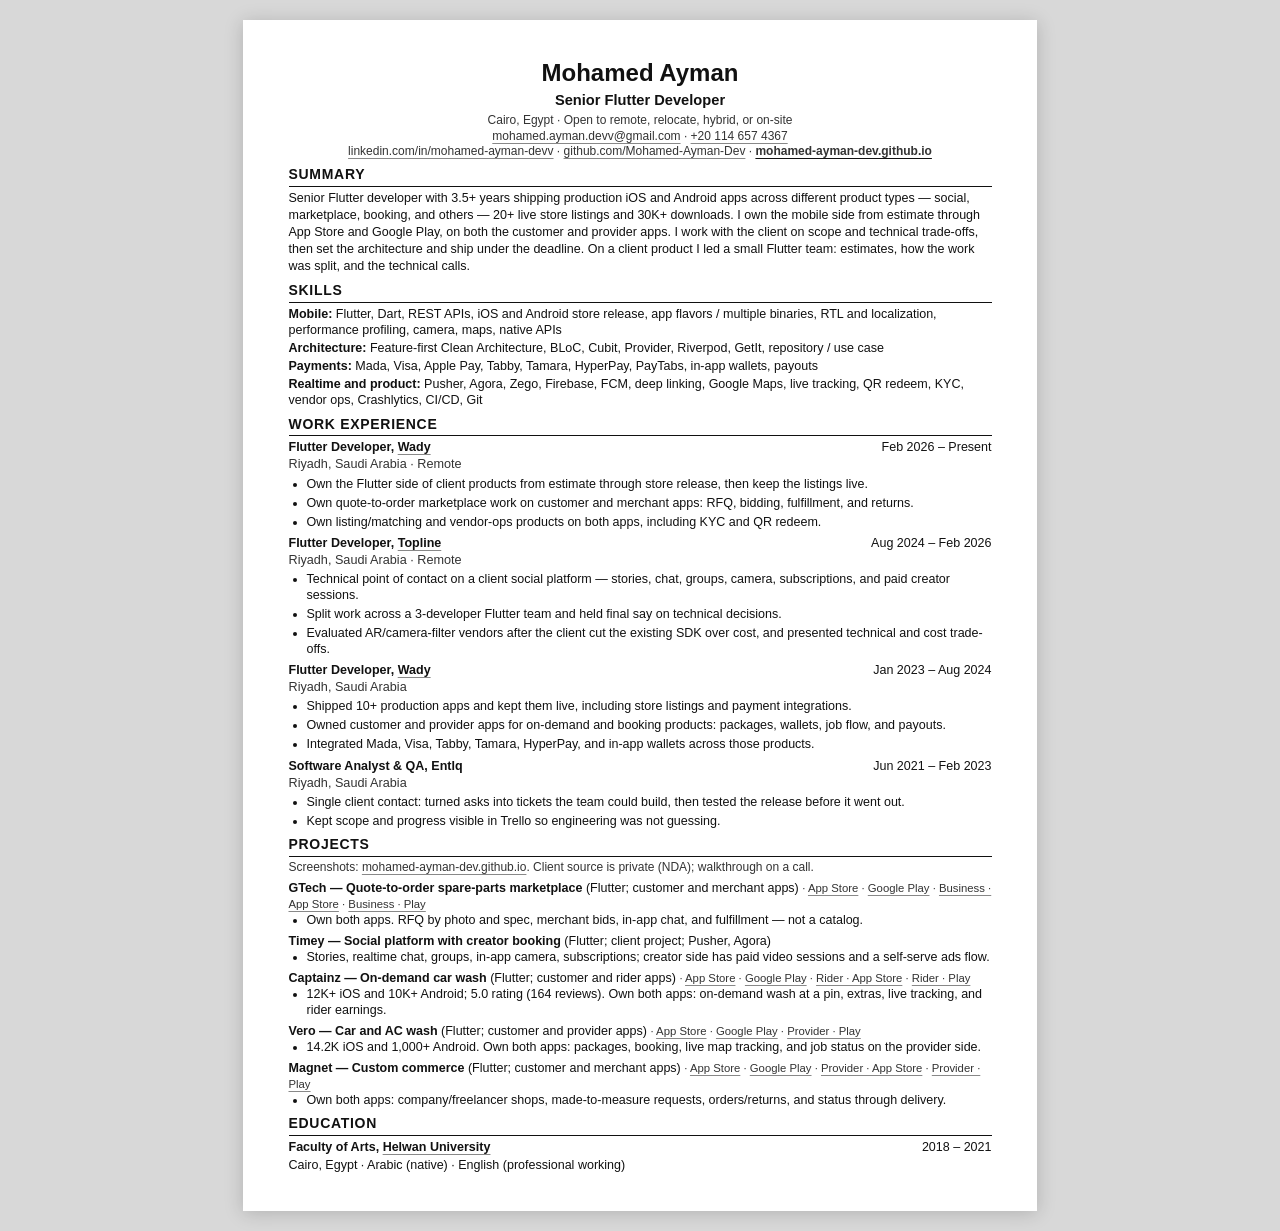
<file: cv-senior.html>
<!DOCTYPE html>
<html lang="en">
<head>
<meta charset="UTF-8">
<meta name="viewport" content="width=device-width, initial-scale=1">
<title>Mohamed Ayman — Flutter Developer CV (senior cut)</title>
<style>
  @page { size: A4; margin: 10mm 12mm; }
  * { box-sizing: border-box; }
  html, body { margin: 0; padding: 0; }
  body {
    font-family: Arial, Helvetica, sans-serif;
    color: #111;
    font-size: 9.4pt;
    line-height: 1.28;
    background: #fff;
  }
  a {
    color: inherit;
    text-decoration: underline;
    text-underline-offset: 2.5px;
    text-decoration-thickness: 0.7px;
    text-decoration-color: #888;
  }

  h1 {
    font-size: 18pt;
    font-weight: 700;
    margin: 0 0 2px;
    text-align: center;
  }
  .title {
    text-align: center;
    font-size: 11pt;
    font-weight: 700;
    margin: 0 0 4px;
  }
  .contact {
    text-align: center;
    font-size: 9pt;
    color: #333;
    margin: 0;
  }
  .contact .site {
    font-weight: 700;
    text-decoration-color: #111;
  }
  .proj-note {
    margin: 0 0 5px;
    font-size: 9pt;
    color: #333;
  }

  h2 {
    font-size: 10.5pt;
    font-weight: 700;
    text-transform: uppercase;
    letter-spacing: 0.05em;
    margin: 7px 0 3px;
    padding-bottom: 2px;
    border-bottom: 1px solid #111;
    page-break-after: avoid;
  }

  .summary { margin: 0; line-height: 1.36; }

  .job { margin: 0 0 5px; page-break-inside: avoid; }
  .proj { margin: 0 0 5px; page-break-inside: avoid; }
  .job-top {
    display: flex;
    justify-content: space-between;
    align-items: baseline;
    gap: 12px;
  }
  .job-top .left { font-weight: 700; }
  .job-top .when { white-space: nowrap; }
  .job-loc { font-size: 9.5pt; margin: 1px 0 3px; color: #333; }
  ul { margin: 0; padding: 0 0 0 18px; }
  li { margin: 0 0 3px; }

  .skills p { margin: 0 0 2px; }
  .skills b { font-weight: 700; }

  .proj .head { font-weight: 700; }
  .proj .stack { font-weight: 400; }
  .stores {
    font-weight: 400;
    font-size: 8.5pt;
    color: #333;
  }

  .edu { margin: 2px 0 0; }

  @media print {
    html { background: #fff; }
    body {
      width: auto;
      min-height: 0;
      margin: 0;
      padding: 0;
      box-shadow: none;
    }
  }

  @media screen {
    html { background: #d8d8d8; }
    body {
      width: 210mm;
      min-height: 297mm;
      margin: 20px auto;
      padding: 10mm 12mm;
      box-shadow: 0 2px 18px rgba(0,0,0,.18);
    }
  }
</style>
</head>
<body>

  <h1>Mohamed Ayman</h1>
  <p class="title">Senior Flutter Developer</p>
  <p class="contact">
    Cairo, Egypt · Open to remote, relocate, hybrid, or on-site<br>
    <a href="mailto:mohamed.ayman.devv@gmail.com">mohamed.ayman.devv@gmail.com</a>
    · <a href="tel:+201146574367">+20 114 657 4367</a><br>
    <a href="https://www.linkedin.com/in/mohamed-ayman-devv">linkedin.com/in/mohamed-ayman-devv</a>
    · <a href="https://github.com/Mohamed-Ayman-Dev">github.com/Mohamed-Ayman-Dev</a>
    · <a class="site" href="https://mohamed-ayman-dev.github.io/">mohamed-ayman-dev.github.io</a>
  </p>

  <h2>Summary</h2>
  <p class="summary">
    Senior Flutter developer with 3.5+ years shipping production iOS and Android apps across different product types — social, marketplace, booking, and others — 20+ live store listings and 30K+ downloads.
    I own the mobile side from estimate through App Store and Google Play, on both the customer and provider apps.
    I work with the client on scope and technical trade-offs, then set the architecture and ship under the deadline.
    On a client product I led a small Flutter team: estimates, how the work was split, and the technical calls.
  </p>

  <h2>Skills</h2>
  <div class="skills">
    <p><b>Mobile:</b> Flutter, Dart, REST APIs, iOS and Android store release, app flavors / multiple binaries, RTL and localization, performance profiling, camera, maps, native APIs</p>
    <p><b>Architecture:</b> Feature-first Clean Architecture, BLoC, Cubit, Provider, Riverpod, GetIt, repository / use case</p>
    <p><b>Payments:</b> Mada, Visa, Apple Pay, Tabby, Tamara, HyperPay, PayTabs, in-app wallets, payouts</p>
    <p><b>Realtime and product:</b> Pusher, Agora, Zego, Firebase, FCM, deep linking, Google Maps, live tracking, QR redeem, KYC, vendor ops, Crashlytics, CI/CD, Git</p>
  </div>

  <h2>Work Experience</h2>

  <div class="job">
    <div class="job-top">
      <div class="left">Flutter Developer, <a href="https://wady.sa/">Wady</a></div>
      <div class="when">Feb 2026 – Present</div>
    </div>
    <div class="job-loc">Riyadh, Saudi Arabia · Remote</div>
    <ul>
      <li>Own the Flutter side of client products from estimate through store release, then keep the listings live.</li>
      <li>Own quote-to-order marketplace work on customer and merchant apps: RFQ, bidding, fulfillment, and returns.</li>
      <li>Own listing/matching and vendor-ops products on both apps, including KYC and QR redeem.</li>
    </ul>
  </div>

  <div class="job">
    <div class="job-top">
      <div class="left">Flutter Developer, <a href="https://topline.com.sa/">Topline</a></div>
      <div class="when">Aug 2024 – Feb 2026</div>
    </div>
    <div class="job-loc">Riyadh, Saudi Arabia · Remote</div>
    <ul>
      <li>Technical point of contact on a client social platform — stories, chat, groups, camera, subscriptions, and paid creator sessions.</li>
      <li>Split work across a 3-developer Flutter team and held final say on technical decisions.</li>
      <li>Evaluated AR/camera-filter vendors after the client cut the existing SDK over cost, and presented technical and cost trade-offs.</li>
    </ul>
  </div>

  <div class="job">
    <div class="job-top">
      <div class="left">Flutter Developer, <a href="https://wady.sa/">Wady</a></div>
      <div class="when">Jan 2023 – Aug 2024</div>
    </div>
    <div class="job-loc">Riyadh, Saudi Arabia</div>
    <ul>
      <li>Shipped 10+ production apps and kept them live, including store listings and payment integrations.</li>
      <li>Owned customer and provider apps for on-demand and booking products: packages, wallets, job flow, and payouts.</li>
      <li>Integrated Mada, Visa, Tabby, Tamara, HyperPay, and in-app wallets across those products.</li>
    </ul>
  </div>

  <div class="job">
    <div class="job-top">
      <div class="left">Software Analyst &amp; QA, Entlq</div>
      <div class="when">Jun 2021 – Feb 2023</div>
    </div>
    <div class="job-loc">Riyadh, Saudi Arabia</div>
    <ul>
      <li>Single client contact: turned asks into tickets the team could build, then tested the release before it went out.</li>
      <li>Kept scope and progress visible in Trello so engineering was not guessing.</li>
    </ul>
  </div>

  <div class="projects">
  <h2>Projects</h2>
  <p class="proj-note">
    Screenshots:
    <a href="https://mohamed-ayman-dev.github.io/">mohamed-ayman-dev.github.io</a>.
    Client source is private (NDA); walkthrough on a call.
  </p>

  <div class="proj">
    <div class="head">GTech — Quote-to-order spare-parts marketplace <span class="stack">(Flutter; customer and merchant apps)</span>
      <span class="stores">
        · <a href="https://apps.apple.com/us/app/gtech-%D8%BA%D9%8A%D8%A7%D8%B1%D8%AA%D9%83/id6761782045">App Store</a>
        · <a href="https://play.google.com/store/apps/details?id=com.wady.ghiartech">Google Play</a>
        · <a href="https://apps.apple.com/us/app/%D8%BA%D9%8A%D8%A7%D8%B1%D8%AA%D9%83-%D8%A3%D8%B9%D9%85%D8%A7%D9%84/id6762350414">Business · App Store</a>
        · <a href="https://play.google.com/store/apps/details?id=com.wady.gtechseller">Business · Play</a>
      </span>
    </div>
    <ul>
      <li>Own both apps. RFQ by photo and spec, merchant bids, in-app chat, and fulfillment — not a catalog.</li>
    </ul>
  </div>

  <div class="proj">
    <div class="head">Timey — Social platform with creator booking <span class="stack">(Flutter; client project; Pusher, Agora)</span></div>
    <ul>
      <li>Stories, realtime chat, groups, in-app camera, subscriptions; creator side has paid video sessions and a self-serve ads flow.</li>
    </ul>
  </div>

  <div class="proj">
    <div class="head">Captainz — On-demand car wash <span class="stack">(Flutter; customer and rider apps)</span>
      <span class="stores">
        · <a href="https://apps.apple.com/us/app/%D9%83%D8%A7%D8%A8%D8%AA%D9%86%D8%B2-captainz/id6751917300">App Store</a>
        · <a href="https://play.google.com/store/apps/details?id=com.captainz.captainz">Google Play</a>
        · <a href="https://apps.apple.com/us/app/captainz-rider/id6751917266">Rider · App Store</a>
        · <a href="https://play.google.com/store/apps/details?id=com.captainz.captainzprovider">Rider · Play</a>
      </span>
    </div>
    <ul>
      <li>12K+ iOS and 10K+ Android; 5.0 rating (164 reviews). Own both apps: on-demand wash at a pin, extras, live tracking, and rider earnings.</li>
    </ul>
  </div>

  <div class="proj">
    <div class="head">Vero — Car and AC wash <span class="stack">(Flutter; customer and provider apps)</span>
      <span class="stores">
        · <a href="https://apps.apple.com/us/app/%D9%81%D9%8A%D8%B1%D9%88-vero/id6737767544">App Store</a>
        · <a href="https://play.google.com/store/apps/details?id=com.wady.vero">Google Play</a>
        · <a href="https://play.google.com/store/apps/details?id=com.wady.veroprovider">Provider · Play</a>
      </span>
    </div>
    <ul>
      <li>14.2K iOS and 1,000+ Android. Own both apps: packages, booking, live map tracking, and job status on the provider side.</li>
    </ul>
  </div>

  <div class="proj">
    <div class="head">Magnet — Custom commerce <span class="stack">(Flutter; customer and merchant apps)</span>
      <span class="stores">
        · <a href="https://apps.apple.com/us/app/magnet/id6746203011">App Store</a>
        · <a href="https://play.google.com/store/apps/details?id=com.wady.magnet">Google Play</a>
        · <a href="https://apps.apple.com/us/app/magnet-provider/id6746348471">Provider · App Store</a>
        · <a href="https://play.google.com/store/apps/details?id=com.wady.magnetprovider">Provider · Play</a>
      </span>
    </div>
    <ul>
      <li>Own both apps: company/freelancer shops, made-to-measure requests, orders/returns, and status through delivery.</li>
    </ul>
  </div>

  <h2>Education</h2>
  <div class="job-top">
    <div class="left">Faculty of Arts, <a href="https://www.helwan.edu.eg/">Helwan University</a></div>
    <div class="when">2018 – 2021</div>
  </div>
  <p class="edu">Cairo, Egypt · Arabic (native) · English (professional working)</p>
  </div>

</body>
</html>
</file>
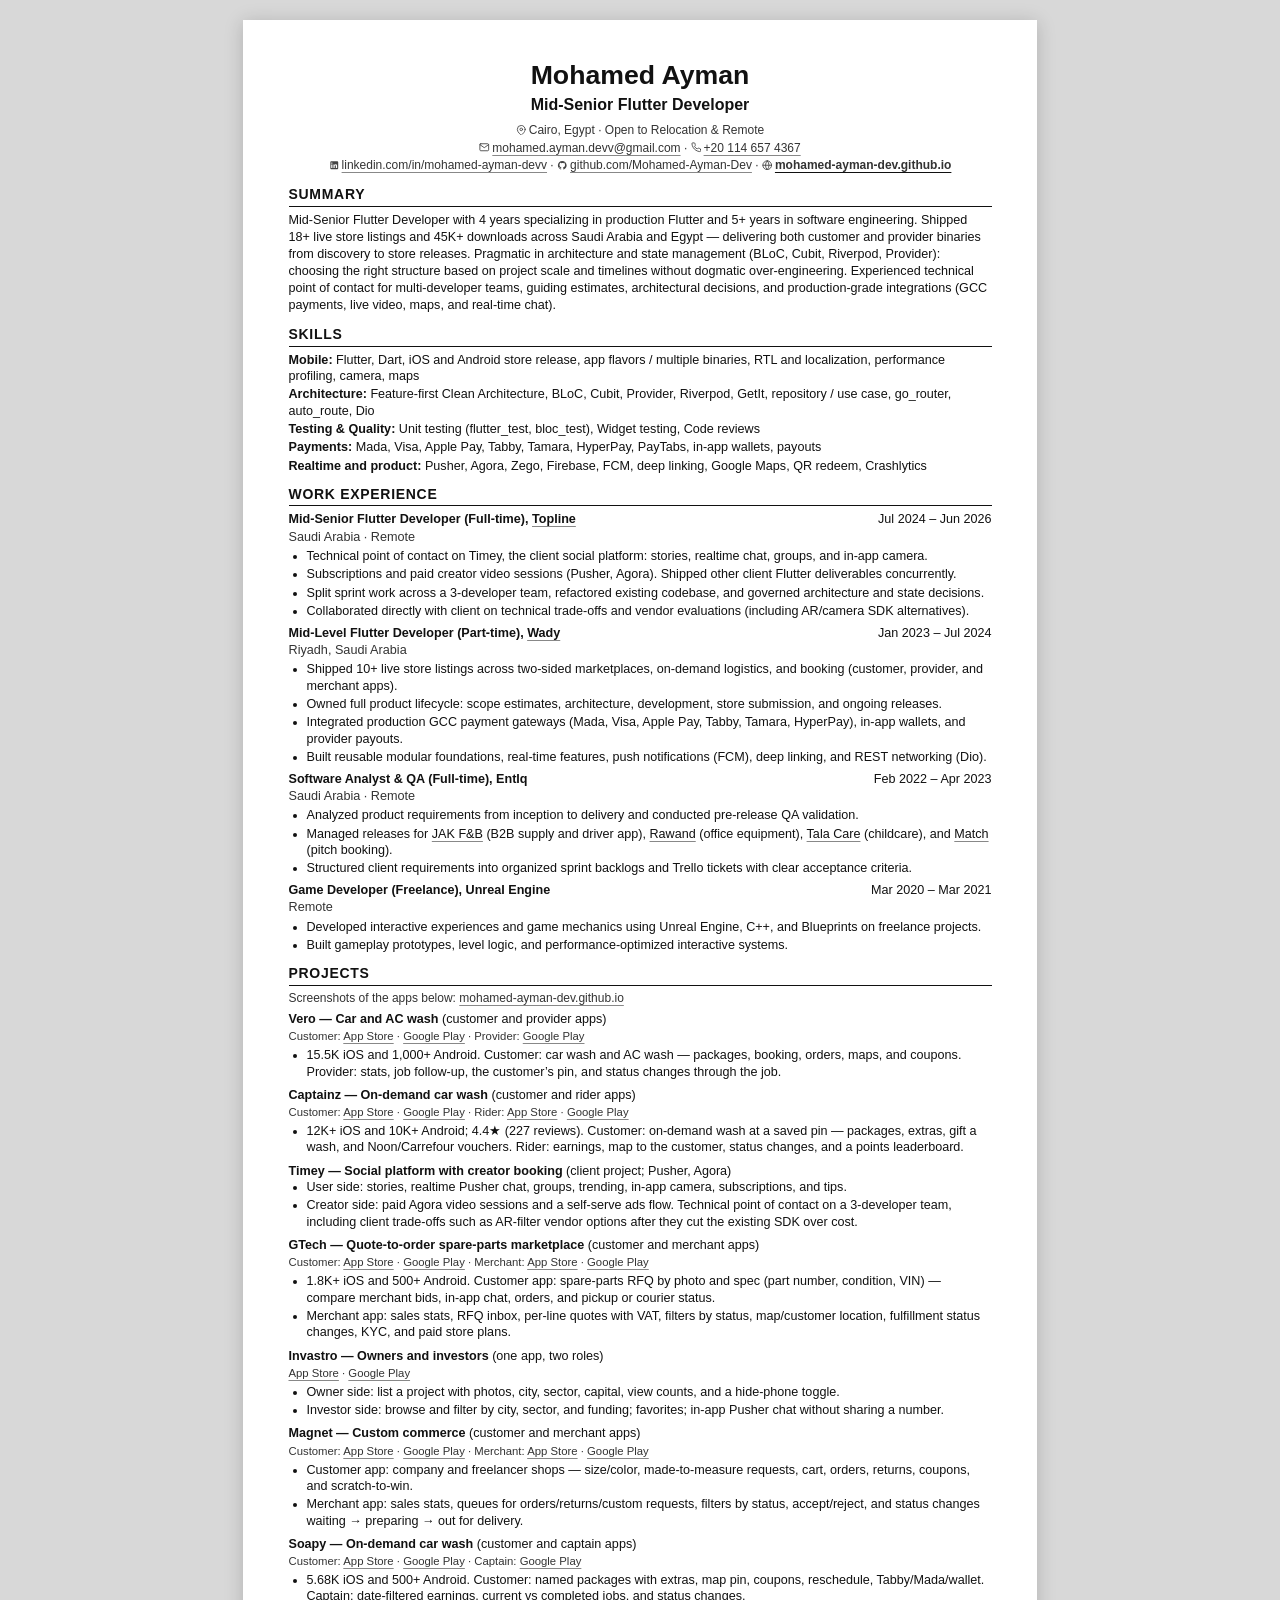
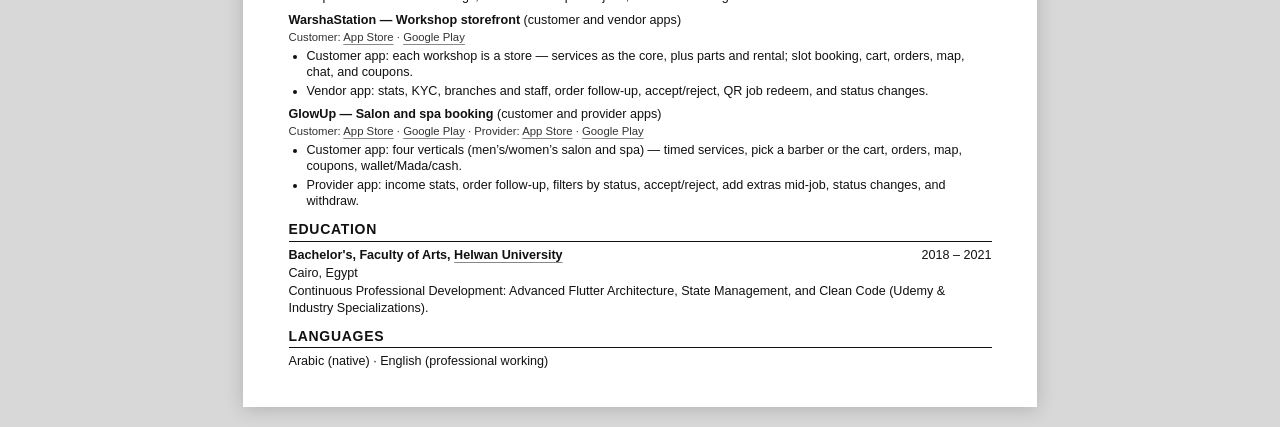
<file: cv.html>
<!DOCTYPE html>
<html lang="en">
<head>
<meta charset="UTF-8">
<meta name="viewport" content="width=device-width, initial-scale=1">
<title>Mohamed Ayman — Mid-Senior Flutter Developer CV</title>
<style>
  @page { size: A4; margin: 10mm 12mm; }
  * { box-sizing: border-box; }
  html, body { margin: 0; padding: 0; }
  body {
    font-family: Arial, Helvetica, sans-serif;
    color: #111;
    font-size: 9.45pt;
    line-height: 1.3;
    background: #fff;
  }
  a {
    color: inherit;
    text-decoration: underline;
    text-underline-offset: 2.5px;
    text-decoration-thickness: 0.7px;
    text-decoration-color: #888;
  }

  h1 {
    font-size: 20pt;
    font-weight: 700;
    margin: 0 0 3px;
    text-align: center;
  }
  .title {
    text-align: center;
    font-size: 12pt;
    font-weight: 700;
    margin: 0 0 6px;
  }
  .contact {
    text-align: center;
    font-size: 9pt;
    color: #333;
    margin: 0;
    line-height: 1.45;
  }
  .contact a {
    white-space: nowrap;
  }
  .c-icon {
    width: 10.5px;
    height: 10.5px;
    vertical-align: -1px;
    margin-right: 2.5px;
    color: #444;
  }
  .contact .site {
    font-weight: 700;
    text-decoration-color: #111;
  }
  .proj-note {
    margin: 0 0 5px;
    font-size: 9pt;
    color: #333;
  }

  h2 {
    font-size: 10.5pt;
    font-weight: 700;
    text-transform: uppercase;
    letter-spacing: 0.05em;
    margin: 11px 0 5px;
    padding-bottom: 2px;
    border-bottom: 1px solid #111;
    page-break-after: avoid;
  }

  .summary { margin: 0; line-height: 1.36; }

  .job { margin: 0 0 5px; page-break-inside: avoid; }
  .proj { margin: 0 0 7px; page-break-inside: avoid; }
  .job-top {
    display: flex;
    justify-content: space-between;
    align-items: baseline;
    gap: 12px;
  }
  .job-top .left { font-weight: 700; }
  .job-top .when { white-space: nowrap; }
  .job-loc { font-size: 9.5pt; margin: 1px 0 3px; color: #333; }
  ul { margin: 0; padding: 0 0 0 18px; }
  li { margin: 0 0 2px; }

  .skills p { margin: 0 0 2px; }
  .skills b { font-weight: 700; }

  .proj .head { font-weight: 700; }
  .proj .stack { font-weight: 400; }
  .stores {
    margin: 2px 0 3px;
    font-size: 8.5pt;
    color: #333;
  }

  .edu { margin: 2px 0 0; }

  @media screen {
    html { background: #d8d8d8; }
    body {
      width: 210mm;
      min-height: 297mm;
      margin: 20px auto;
      padding: 10mm 12mm;
      box-shadow: 0 2px 18px rgba(0,0,0,.18);
    }
  }
</style>
</head>
<body>

  <h1>Mohamed Ayman</h1>
  <p class="title">Mid-Senior Flutter Developer</p>
  <p class="contact">
    <svg class="c-icon" viewBox="0 0 24 24" fill="none" stroke="currentColor" stroke-width="2" stroke-linecap="round" stroke-linejoin="round"><path d="M21 10c0 7-9 13-9 13s-9-6-9-13a9 9 0 0 1 18 0z"/><circle cx="12" cy="10" r="3"/></svg>Cairo, Egypt · Open to Relocation &amp; Remote<br>
    <a href="mailto:mohamed.ayman.devv@gmail.com"><svg class="c-icon" viewBox="0 0 24 24" fill="none" stroke="currentColor" stroke-width="2" stroke-linecap="round" stroke-linejoin="round"><path d="M4 4h16c1.1 0 2 .9 2 2v12c0 1.1-.9 2-2 2H4c-1.1 0-2-.9-2-2V6c0-1.1.9-2 2-2z"/><polyline points="22,6 12,13 2,6"/></svg>mohamed.ayman.devv@gmail.com</a>
    · <a href="tel:+201146574367"><svg class="c-icon" viewBox="0 0 24 24" fill="none" stroke="currentColor" stroke-width="2" stroke-linecap="round" stroke-linejoin="round"><path d="M22 16.92v3a2 2 0 0 1-2.18 2 19.79 19.79 0 0 1-8.63-3.07 19.5 19.5 0 0 1-6-6 19.79 19.79 0 0 1-3.07-8.67A2 2 0 0 1 4.11 2h3a2 2 0 0 1 2 1.72 12.84 12.84 0 0 0 .7 2.81 2 2 0 0 1-.45 2.11L8.09 9.91a16 16 0 0 0 6 6l1.27-1.27a2 2 0 0 1 2.11-.45 12.84 12.84 0 0 0 2.81.7A2 2 0 0 1 22 16.92z"/></svg>+20 114 657 4367</a><br>
    <a href="https://www.linkedin.com/in/mohamed-ayman-devv"><svg class="c-icon" viewBox="0 0 24 24" fill="currentColor"><path d="M19 3a2 2 0 0 1 2 2v14a2 2 0 0 1-2 2H5a2 2 0 0 1-2-2V5a2 2 0 0 1 2-2h14m-.5 15.5v-5.3a3.26 3.26 0 0 0-3.26-3.26c-.85 0-1.84.52-2.28 1.3v-1.11h-2.79v8.37h2.79v-4.93c0-.77.62-1.4 1.39-1.4a1.4 1.4 0 0 1 1.4 1.4v4.93h2.75M6.46 8.76a1.64 1.64 0 1 0-.02-3.28 1.64 1.64 0 0 0 .02 3.28m1.39 9.74v-8.37H5.07v8.37h2.78z"/></svg>linkedin.com/in/mohamed-ayman-devv</a>
    · <a href="https://github.com/Mohamed-Ayman-Dev"><svg class="c-icon" viewBox="0 0 24 24" fill="currentColor"><path d="M12 2C6.477 2 2 6.484 2 12.017c0 4.425 2.865 8.18 6.839 9.504.5.092.682-.217.682-.483 0-.237-.008-.868-.013-1.703-2.782.605-3.369-1.343-3.369-1.343-.454-1.158-1.11-1.466-1.11-1.466-.908-.62.069-.608.069-.608 1.003.07 1.53 1.032 1.53 1.032.892 1.53 2.341 1.088 2.91.832.092-.647.35-1.088.636-1.338-2.22-.253-4.555-1.113-4.555-4.951 0-1.093.39-1.988 1.029-2.688-.103-.253-.446-1.272.098-2.65 0 0 .84-.27 2.75 1.026A9.564 9.564 0 0 1 12 6.844c.85.004 1.705.115 2.504.337 1.909-1.296 2.747-1.027 2.747-1.027.546 1.379.202 2.398.1 2.651.64.7 1.028 1.595 1.028 2.688 0 3.848-2.339 4.695-4.566 4.943.359.309.678.92.678 1.855 0 1.338-.012 2.419-.012 2.747 0 .268.18.58.688.482A10.019 10.019 0 0 0 22 12.017C22 6.484 17.522 2 12 2z"/></svg>github.com/Mohamed-Ayman-Dev</a>
    · <a class="site" href="https://mohamed-ayman-dev.github.io/"><svg class="c-icon" viewBox="0 0 24 24" fill="none" stroke="currentColor" stroke-width="2" stroke-linecap="round" stroke-linejoin="round"><circle cx="12" cy="12" r="10"/><line x1="2" y1="12" x2="22" y2="12"/><path d="M12 2a15.3 15.3 0 0 1 4 10 15.3 15.3 0 0 1-4 10 15.3 15.3 0 0 1-4-10 15.3 15.3 0 0 1 4-10z"/></svg>mohamed-ayman-dev.github.io</a>
  </p>

  <h2>Summary</h2>
  <p class="summary">
    Mid-Senior Flutter Developer with 4 years specializing in production Flutter and 5+ years in software engineering. Shipped 18+ live store listings and 45K+ downloads across Saudi Arabia and Egypt — delivering both customer and provider binaries from discovery to store releases.
    Pragmatic in architecture and state management (BLoC, Cubit, Riverpod, Provider): choosing the right structure based on project scale and timelines without dogmatic over-engineering. Experienced technical point of contact for multi-developer teams, guiding estimates, architectural decisions, and production-grade integrations (GCC payments, live video, maps, and real-time chat).
  </p>

  <h2>Skills</h2>
  <div class="skills">
    <p><b>Mobile:</b> Flutter, Dart, iOS and Android store release, app flavors / multiple binaries, RTL and localization, performance profiling, camera, maps</p>
    <p><b>Architecture:</b> Feature-first Clean Architecture, BLoC, Cubit, Provider, Riverpod, GetIt, repository / use case, go_router, auto_route, Dio</p>
    <p><b>Testing &amp; Quality:</b> Unit testing (flutter_test, bloc_test), Widget testing, Code reviews</p>
    <p><b>Payments:</b> Mada, Visa, Apple Pay, Tabby, Tamara, HyperPay, PayTabs, in-app wallets, payouts</p>
    <p><b>Realtime and product:</b> Pusher, Agora, Zego, Firebase, FCM, deep linking, Google Maps, QR redeem, Crashlytics</p>
  </div>

  <h2>Work Experience</h2>

  <div class="job">
    <div class="job-top">
      <div class="left">Mid-Senior Flutter Developer (Full-time), <a href="https://topline.com.sa/">Topline</a></div>
      <div class="when">Jul 2024 – Jun 2026</div>
    </div>
    <div class="job-loc">Saudi Arabia · Remote</div>
    <ul>
      <li>Technical point of contact on Timey, the client social platform: stories, realtime chat, groups, and in-app camera.</li>
      <li>Subscriptions and paid creator video sessions (Pusher, Agora). Shipped other client Flutter deliverables concurrently.</li>
      <li>Split sprint work across a 3-developer team, refactored existing codebase, and governed architecture and state decisions.</li>
      <li>Collaborated directly with client on technical trade-offs and vendor evaluations (including AR/camera SDK alternatives).</li>
    </ul>
  </div>

  <div class="job">
    <div class="job-top">
      <div class="left">Mid-Level Flutter Developer (Part-time), <a href="https://wady.sa/">Wady</a></div>
      <div class="when">Jan 2023 – Jul 2024</div>
    </div>
    <div class="job-loc">Riyadh, Saudi Arabia</div>
    <ul>
      <li>Shipped 10+ live store listings across two-sided marketplaces, on-demand logistics, and booking (customer, provider, and merchant apps).</li>
      <li>Owned full product lifecycle: scope estimates, architecture, development, store submission, and ongoing releases.</li>
      <li>Integrated production GCC payment gateways (Mada, Visa, Apple Pay, Tabby, Tamara, HyperPay), in-app wallets, and provider payouts.</li>
      <li>Built reusable modular foundations, real-time features, push notifications (FCM), deep linking, and REST networking (Dio).</li>
    </ul>
  </div>

  <div class="job">
    <div class="job-top">
      <div class="left">Software Analyst &amp; QA (Full-time), Entlq</div>
      <div class="when">Feb 2022 – Apr 2023</div>
    </div>
    <div class="job-loc">Saudi Arabia · Remote</div>
    <ul>
      <li>Analyzed product requirements from inception to delivery and conducted pre-release QA validation.</li>
      <li>Managed releases for <a href="https://jak.sa.com/">JAK F&amp;B</a> (B2B supply and driver app), <a href="https://rawand.com.sa/">Rawand</a> (office equipment), <a href="https://play.google.com/store/apps/details?id=com.entlq.talaacare">Tala Care</a> (childcare), and <a href="https://play.google.com/store/apps/details?id=com.entlq.match">Match</a> (pitch booking).</li>
      <li>Structured client requirements into organized sprint backlogs and Trello tickets with clear acceptance criteria.</li>
    </ul>
  </div>

  <div class="job">
    <div class="job-top">
      <div class="left">Game Developer (Freelance), Unreal Engine</div>
      <div class="when">Mar 2020 – Mar 2021</div>
    </div>
    <div class="job-loc">Remote</div>
    <ul>
      <li>Developed interactive experiences and game mechanics using Unreal Engine, C++, and Blueprints on freelance projects.</li>
      <li>Built gameplay prototypes, level logic, and performance-optimized interactive systems.</li>
    </ul>
  </div>

  <div class="projects">
  <h2>Projects</h2>
  <p class="proj-note">Screenshots of the apps below:
    <a href="https://mohamed-ayman-dev.github.io/">mohamed-ayman-dev.github.io</a>
  </p>

  <div class="proj">
    <div class="head">Vero — Car and AC wash <span class="stack">(customer and provider apps)</span></div>
    <p class="stores">
      Customer: <a href="https://apps.apple.com/us/app/%D9%81%D9%8A%D8%B1%D9%88-vero/id6737767544">App Store</a>
      · <a href="https://play.google.com/store/apps/details?id=com.wady.vero">Google Play</a>
      · Provider: <a href="https://play.google.com/store/apps/details?id=com.wady.veroprovider">Google Play</a>
    </p>
    <ul>
      <li>15.5K iOS and 1,000+ Android. Customer: car wash and AC wash — packages, booking, orders, maps, and coupons. Provider: stats, job follow-up, the customer’s pin, and status changes through the job.</li>
    </ul>
  </div>

  <div class="proj">
    <div class="head">Captainz — On-demand car wash <span class="stack">(customer and rider apps)</span></div>
    <p class="stores">
      Customer: <a href="https://apps.apple.com/us/app/%D9%83%D8%A7%D8%A8%D8%AA%D9%86%D8%B2-captainz/id6751917300">App Store</a>
      · <a href="https://play.google.com/store/apps/details?id=com.captainz.captainz">Google Play</a>
      · Rider: <a href="https://apps.apple.com/us/app/captainz-rider/id6751917266">App Store</a>
      · <a href="https://play.google.com/store/apps/details?id=com.captainz.captainzprovider">Google Play</a>
    </p>
    <ul>
      <li>12K+ iOS and 10K+ Android; 4.4★ (227 reviews). Customer: on-demand wash at a saved pin — packages, extras, gift a wash, and Noon/Carrefour vouchers. Rider: earnings, map to the customer, status changes, and a points leaderboard.</li>
    </ul>
  </div>

  <div class="proj">
    <div class="head">Timey — Social platform with creator booking <span class="stack">(client project; Pusher, Agora)</span></div>
    <ul>
      <li>User side: stories, realtime Pusher chat, groups, trending, in-app camera, subscriptions, and tips.</li>
      <li>Creator side: paid Agora video sessions and a self-serve ads flow. Technical point of contact on a 3-developer team, including client trade-offs such as AR-filter vendor options after they cut the existing SDK over cost.</li>
    </ul>
  </div>

  <div class="proj">
    <div class="head">GTech — Quote-to-order spare-parts marketplace <span class="stack">(customer and merchant apps)</span></div>
    <p class="stores">
      Customer: <a href="https://apps.apple.com/us/app/gtech-%D8%BA%D9%8A%D8%A7%D8%B1%D8%AA%D9%83/id6761782045">App Store</a>
      · <a href="https://play.google.com/store/apps/details?id=com.wady.ghiartech">Google Play</a>
      · Merchant: <a href="https://apps.apple.com/us/app/%D8%BA%D9%8A%D8%A7%D8%B1%D8%AA%D9%83-%D8%A3%D8%B9%D9%85%D8%A7%D9%84/id6762350414">App Store</a>
      · <a href="https://play.google.com/store/apps/details?id=com.wady.gtechseller">Google Play</a>
    </p>
    <ul>
      <li>1.8K+ iOS and 500+ Android. Customer app: spare-parts RFQ by photo and spec (part number, condition, VIN) — compare merchant bids, in-app chat, orders, and pickup or courier status.</li>
      <li>Merchant app: sales stats, RFQ inbox, per-line quotes with VAT, filters by status, map/customer location, fulfillment status changes, KYC, and paid store plans.</li>
    </ul>
  </div>

  <div class="proj">
    <div class="head">Invastro — Owners and investors <span class="stack">(one app, two roles)</span></div>
    <p class="stores">
      <a href="https://apps.apple.com/us/app/invastro/id6769418304">App Store</a>
      · <a href="https://play.google.com/store/apps/details?id=com.wady.invastro">Google Play</a>
    </p>
    <ul>
      <li>Owner side: list a project with photos, city, sector, capital, view counts, and a hide-phone toggle.</li>
      <li>Investor side: browse and filter by city, sector, and funding; favorites; in-app Pusher chat without sharing a number.</li>
    </ul>
  </div>

  <div class="proj">
    <div class="head">Magnet — Custom commerce <span class="stack">(customer and merchant apps)</span></div>
    <p class="stores">
      Customer: <a href="https://apps.apple.com/us/app/magnet/id6746203011">App Store</a>
      · <a href="https://play.google.com/store/apps/details?id=com.wady.magnet">Google Play</a>
      · Merchant: <a href="https://apps.apple.com/us/app/magnet-provider/id6746348471">App Store</a>
      · <a href="https://play.google.com/store/apps/details?id=com.wady.magnetprovider">Google Play</a>
    </p>
    <ul>
      <li>Customer app: company and freelancer shops — size/color, made-to-measure requests, cart, orders, returns, coupons, and scratch-to-win.</li>
      <li>Merchant app: sales stats, queues for orders/returns/custom requests, filters by status, accept/reject, and status changes waiting → preparing → out for delivery.</li>
    </ul>
  </div>

  <div class="proj">
    <div class="head">Soapy — On-demand car wash <span class="stack">(customer and captain apps)</span></div>
    <p class="stores">
      Customer: <a href="https://apps.apple.com/us/app/soapy-%D8%B3%D9%88%D8%A8%D9%8A/id6738302789">App Store</a>
      · <a href="https://play.google.com/store/apps/details?id=sa.soapy.app">Google Play</a>
      · Captain: <a href="https://play.google.com/store/apps/details?id=sa.soapy.driver">Google Play</a>
    </p>
    <ul>
      <li>5.68K iOS and 500+ Android. Customer: named packages with extras, map pin, coupons, reschedule, Tabby/Mada/wallet. Captain: date-filtered earnings, current vs completed jobs, and status changes.</li>
    </ul>
  </div>

  <div class="proj">
    <div class="head">WarshaStation — Workshop storefront <span class="stack">(customer and vendor apps)</span></div>
    <p class="stores">
      Customer: <a href="https://apps.apple.com/us/app/warshastation/id6744632393">App Store</a>
      · <a href="https://play.google.com/store/apps/details?id=com.warsha.warshastationnn">Google Play</a>
    </p>
    <ul>
      <li>Customer app: each workshop is a store — services as the core, plus parts and rental; slot booking, cart, orders, map, chat, and coupons.</li>
      <li>Vendor app: stats, KYC, branches and staff, order follow-up, accept/reject, QR job redeem, and status changes.</li>
    </ul>
  </div>

  <div class="proj">
    <div class="head">GlowUp — Salon and spa booking <span class="stack">(customer and provider apps)</span></div>
    <p class="stores">
      Customer: <a href="https://apps.apple.com/us/app/glow-up/id6615080351">App Store</a>
      · <a href="https://play.google.com/store/apps/details?id=com.wady.naeima">Google Play</a>
      · Provider: <a href="https://apps.apple.com/us/app/glowup-provider/id6739752819">App Store</a>
      · <a href="https://play.google.com/store/apps/details?id=com.wady.glowupprovider">Google Play</a>
    </p>
    <ul>
      <li>Customer app: four verticals (men’s/women’s salon and spa) — timed services, pick a barber or the cart, orders, map, coupons, wallet/Mada/cash.</li>
      <li>Provider app: income stats, order follow-up, filters by status, accept/reject, add extras mid-job, status changes, and withdraw.</li>
    </ul>
  </div>

  <h2>Education</h2>
  <div class="job-top">
    <div class="left">Bachelor's, Faculty of Arts, <a href="https://www.helwan.edu.eg/">Helwan University</a></div>
    <div class="when">2018 – 2021</div>
  </div>
  <p class="edu">Cairo, Egypt</p>
  <p class="edu">Continuous Professional Development: Advanced Flutter Architecture, State Management, and Clean Code (Udemy &amp; Industry Specializations).</p>

  <h2>Languages</h2>
  <p class="edu">Arabic (native) · English (professional working)</p>
  </div>

</body>
</html>
</file>
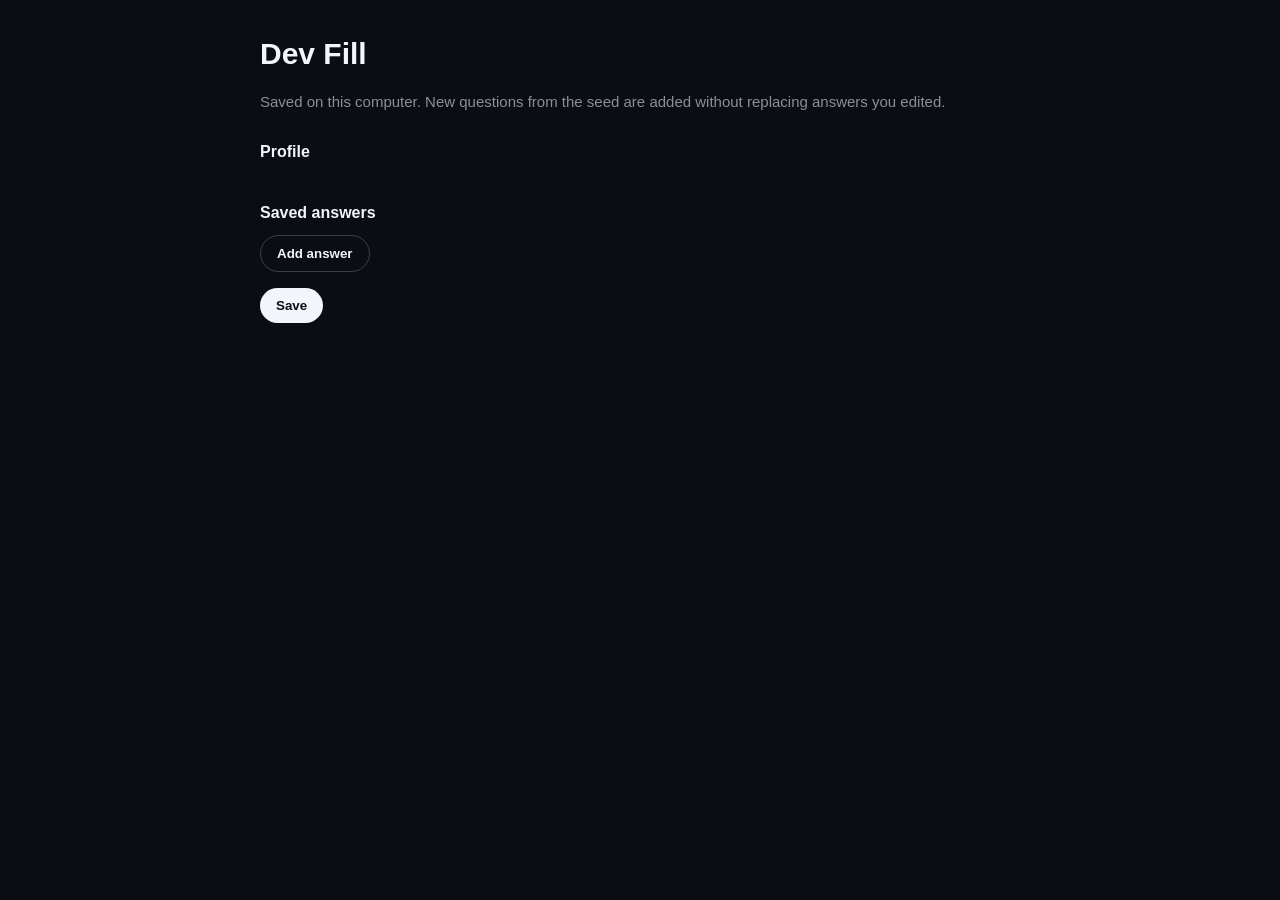
<file: form-fill/options.html>
<!DOCTYPE html>
<html lang="en">
<head>
  <meta charset="UTF-8">
  <title>Dev Fill profile</title>
  <link rel="stylesheet" href="options.css">
</head>
<body>
  <main>
    <h1>Dev Fill</h1>
    <p class="sub">Saved on this computer. New questions from the seed are added without replacing answers you edited.</p>

    <h2>Profile</h2>
    <div id="fields" class="grid"></div>

    <h2>Saved answers</h2>
    <div id="answers"></div>
    <button id="add" class="ghost" type="button">Add answer</button>

    <div class="row">
      <button id="save" type="button">Save</button>
      <span id="status"></span>
    </div>
  </main>
  <script src="seed.js"></script>
  <script src="storage.js"></script>
  <script src="options.js"></script>
</body>
</html>
</file>
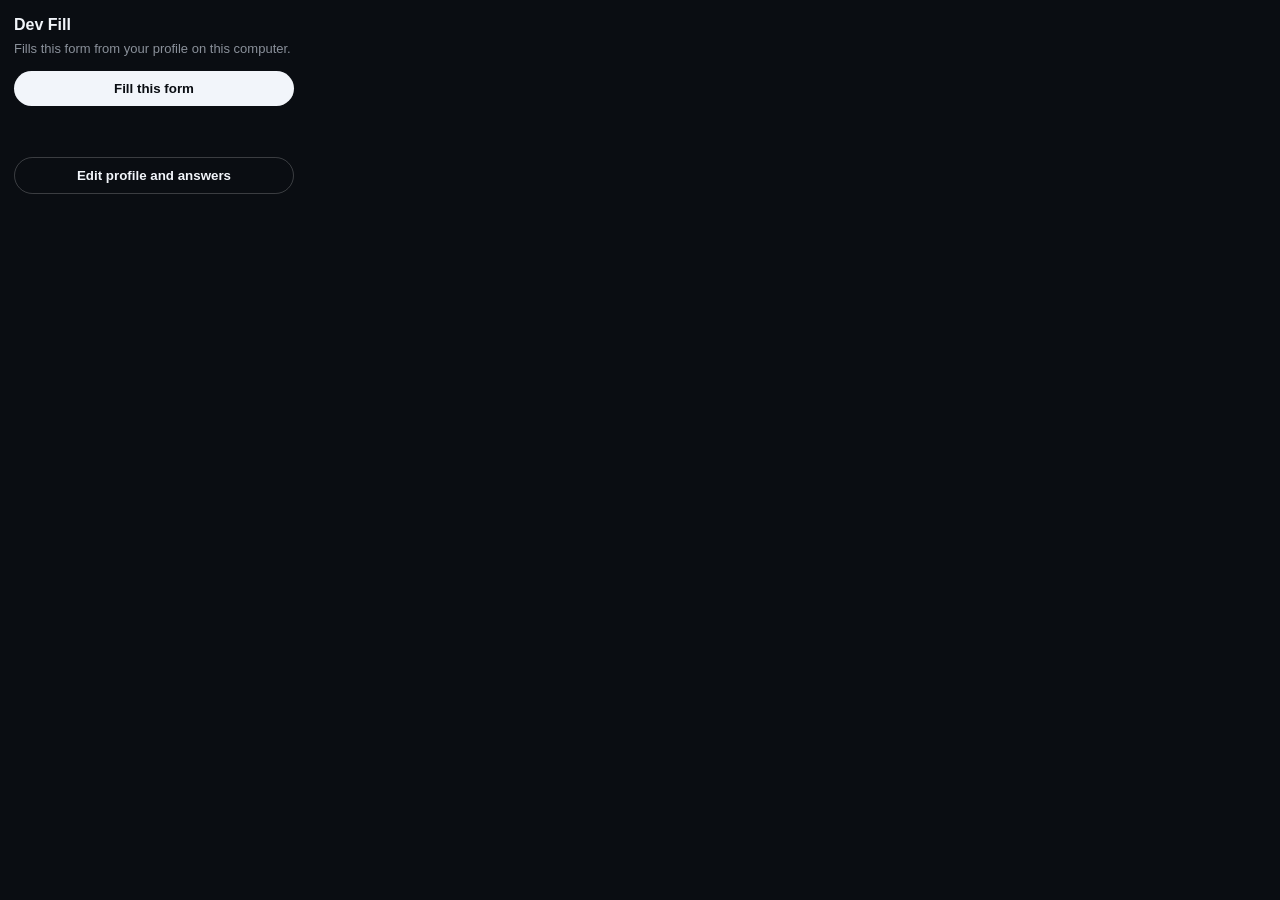
<file: form-fill/popup.html>
<!DOCTYPE html>
<html lang="en">
<head>
  <meta charset="UTF-8">
  <title>Dev Fill</title>
  <link rel="stylesheet" href="popup.css">
</head>
<body>
  <h1>Dev Fill</h1>
  <p class="sub">Fills this form from your profile on this computer.</p>
  <button id="fill" type="button">Fill this form</button>
  <p id="status"></p>
  <ul id="list"></ul>
  <button id="options" class="ghost" type="button">Edit profile and answers</button>
  <script src="seed.js"></script>
  <script src="storage.js"></script>
  <script src="popup.js"></script>
</body>
</html>
</file>
<file: form-fill/options.css>
body {
  margin: 0;
  background: #0a0d12;
  color: #f2f5fa;
  font: 15px/1.45 "Segoe UI", sans-serif;
}
main { max-width: 760px; margin: 0 auto; padding: 32px 20px 64px; }
h1 { margin: 0; }
h2 { margin: 28px 0 10px; font-size: 16px; }
.sub { color: #8a909a; }
.grid { display: grid; grid-template-columns: 1fr 1fr; gap: 12px; }
label { display: block; font-size: 12px; color: #8a909a; }
input, textarea {
  width: 100%;
  box-sizing: border-box;
  margin-top: 4px;
  border: 1px solid rgba(255,255,255,.14);
  border-radius: 8px;
  background: #11151e;
  color: #f2f5fa;
  padding: 8px 10px;
  font: inherit;
}
textarea { min-height: 90px; resize: vertical; }
.card { border: 1px solid rgba(255,255,255,.1); border-radius: 12px; padding: 12px; margin-bottom: 10px; }
.row { display: flex; align-items: center; gap: 12px; margin-top: 16px; }
button {
  border: 0;
  border-radius: 999px;
  padding: 10px 16px;
  background: #f2f5fa;
  color: #0a0d12;
  font-weight: 650;
  cursor: pointer;
}
button.ghost, button.link {
  background: transparent;
  color: #f2f5fa;
  border: 1px solid rgba(255,255,255,.2);
}
button.link { border: 0; color: #e07a7a; padding: 0; }
#status { color: #82e9fb; }
@media (max-width: 640px) { .grid { grid-template-columns: 1fr; } }
</file>
<file: form-fill/popup.css>
body {
  margin: 0;
  width: 280px;
  padding: 14px;
  background: #0a0d12;
  color: #f2f5fa;
  font: 13px/1.4 "Segoe UI", sans-serif;
}
h1 { margin: 0; font-size: 16px; }
.sub { margin: 4px 0 12px; color: #8a909a; }
button {
  width: 100%;
  border: 0;
  border-radius: 999px;
  padding: 10px 12px;
  background: #f2f5fa;
  color: #0a0d12;
  font-weight: 650;
  cursor: pointer;
}
button.ghost {
  margin-top: 10px;
  background: transparent;
  color: #f2f5fa;
  border: 1px solid rgba(255,255,255,.2);
}
#status { min-height: 1.2em; color: #82e9fb; }
#list { margin: 0; padding-left: 16px; color: #c5cad3; }
#list li { margin: 0 0 4px; }
</file>
